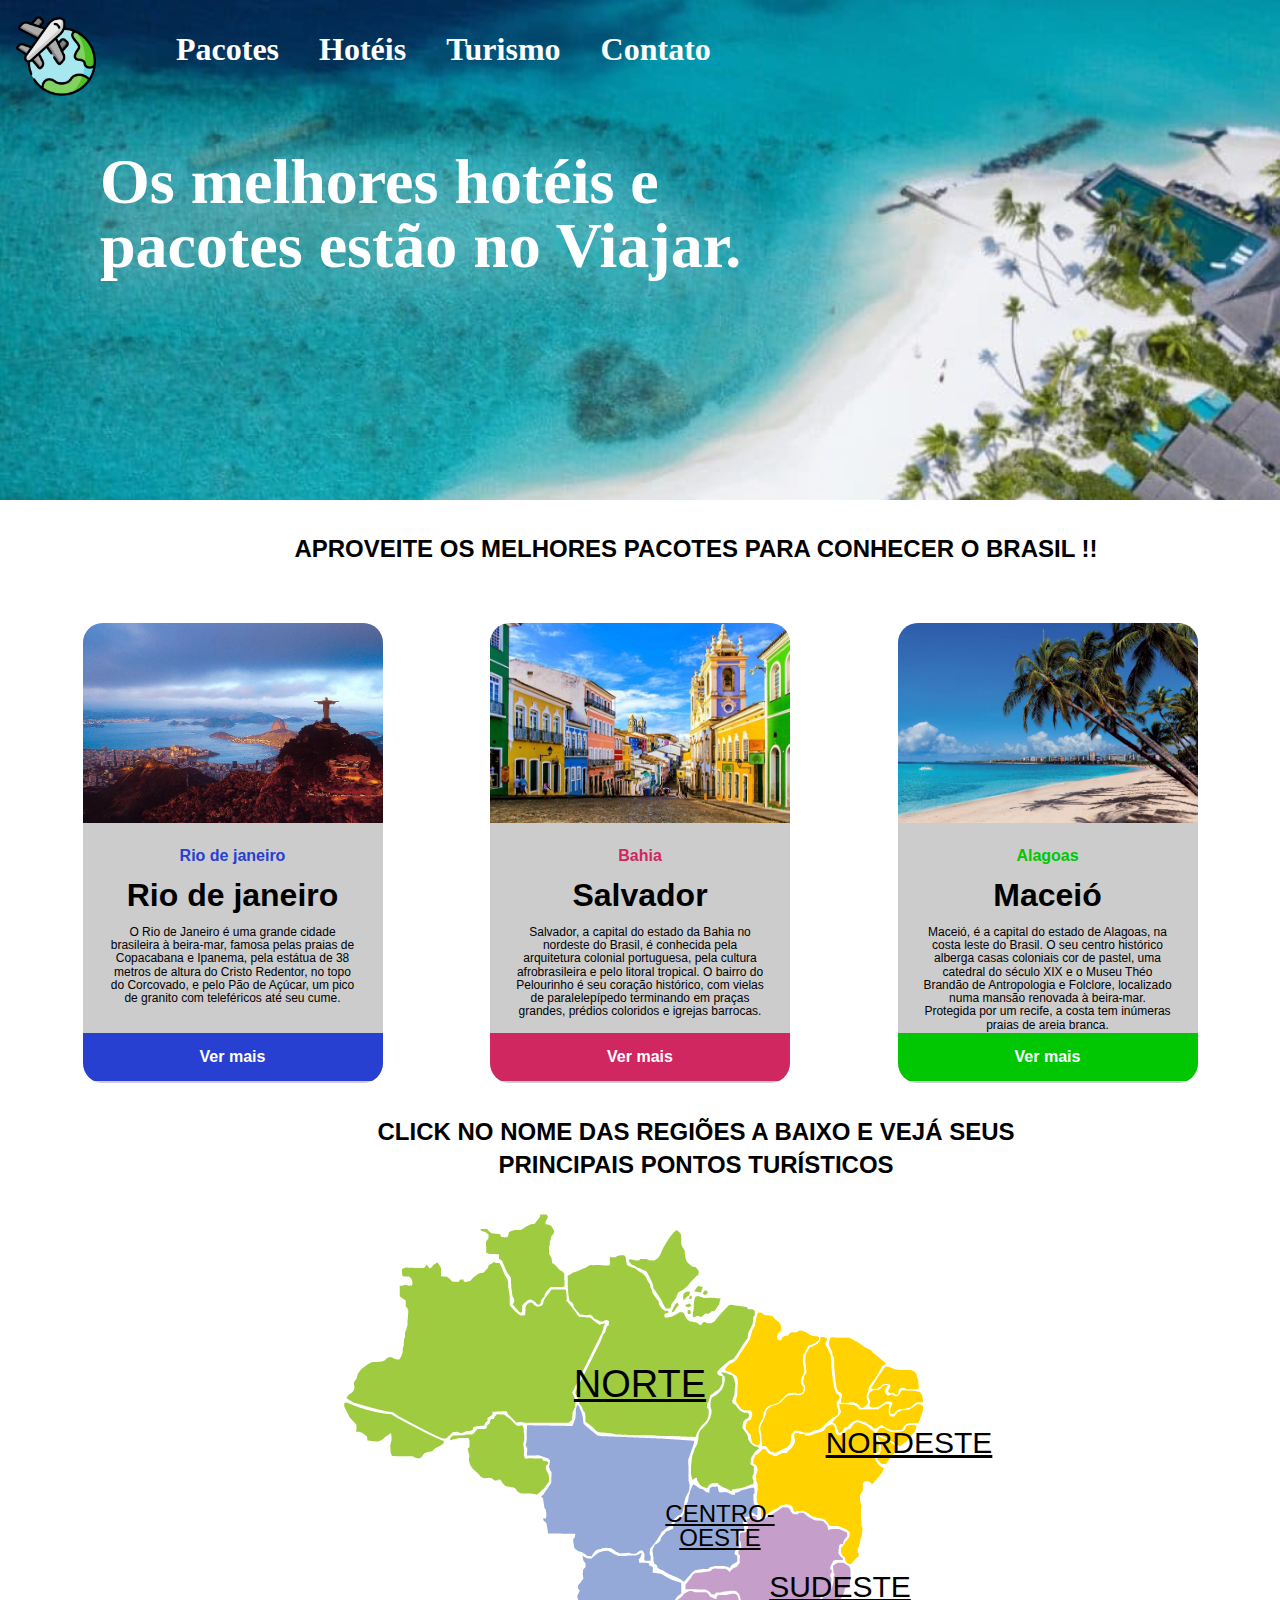
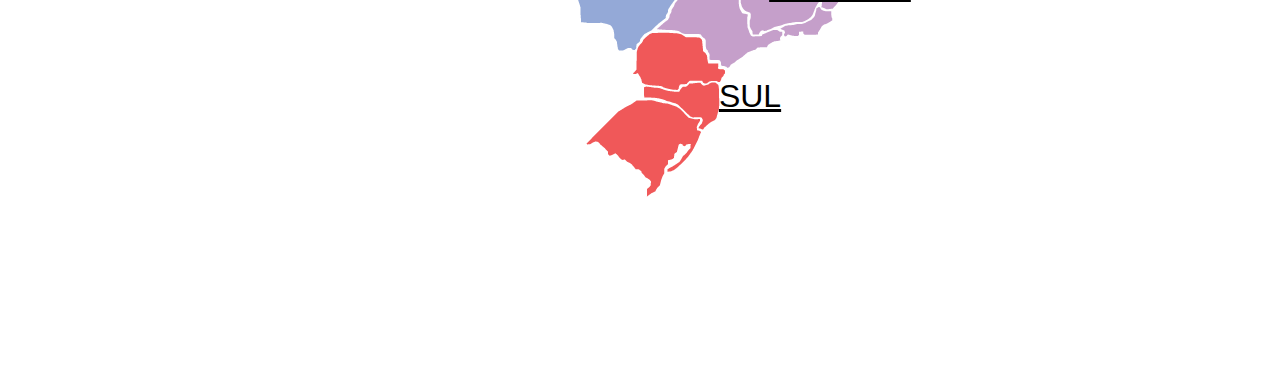
<file: index.html>
<!DOCTYPE html>
<html lang="pt-br">
<head>
    <meta charset="UTF-8">
    <meta name="viewport" content="width=device-width, initial-scale=1.0">
    <title>viajar</title>
    <link rel="stylesheet" href="reset.css">
    <link rel="stylesheet" href="index.css">
    <link rel="icon" type="image/x-icon" href="img/viajando.ico">
</head> 
<body>

    <div class="header">

      <!--menu-->

        <h1 class="tituloPrincipal">
         Os melhores hotéis e  <br> 
         pacotes estão no Viajar.
        </h1>

        <h1 class="tituloPrincipal-2">
          Os melhores  <br>
          hotéis e pacotes <br>
          estão no Viajar.
         </h1>

      <div class="fundo-menu">

          <a href="index.html">
            <img class="logo" src="img/viajando.png"  >
        </a>

        <div class="btn-menu" onclick="aparecer()">

          <div class="linha1"></div>
          <div class="linha2"></div>
          <div class="linha3"></div>

      </div>

      <div class="btn-menu-x" onclick="aparecer()">

        <div class="linha1"></div>
        <div class="linha2"></div>
    </div>

            <div class="menu">

             

              <h1>
              <a  href="#pacotes-brasil"onclick="ocultar()">Pacotes </a>
              <h1> 

              <h1>
              <a href="https://www.hurb.com/br/hotels" target="_blank" onclick="ocultar()">Hotéis </a>
              <h1>  

              <h1>
              <a href="#mapa"onclick="ocultar()">Turismo </a>
              <h1>

              <h1>
              <a href="https://wa.me/1XXXXXXXXXX"onclick="ocultar()">Contato </a>
              <h1>

              </div>
             
            </div>

            <script src="menu.js"></script>
      
       </div>

     <div class="conteiner">

     <div class="subtitulos">
      <h1 id="pacotes-brasil"> Aproveite os melhores pacotes para conhecer o Brasil !!</h1>
     </div>

       <div class="pacotes-nacionais">
        <!-- card1 -->
        <div class="card card1">
            <!--card-header-->
        <div class="card-header">
            <img src="img/img rio de janeiro.jpg" class="card-img">
        </div>
         <!--card-header-->

         <!--card-body-->
         <div class="card-body">
            <h3 class="card-local"> Rio de janeiro </h3>
            <h2 class="card-titulo"> Rio de janeiro </h2>
            <p class="card-texto">
                 O Rio de Janeiro é uma grande cidade brasileira à beira-mar, 
                 famosa pelas praias de Copacabana e Ipanema, pela estátua de
                 38 metros de altura do Cristo Redentor, no topo do Corcovado,
                 e pelo Pão de Açúcar, um pico de granito com teleféricos até
                 seu cume.
            </p>
         </div>
          <!--card-body-->

          <!--card-footer-->
          <div class="card-footer">
            <a href=https://www.hurb.com/br/packages/rio-de-janeiro-rj target="_blank">Ver mais</a>
          </div>
          <!--card-footer-->
        </div>
         <!-- card1 -->

           <!-- card2 -->
        <div class="card card2">
            <!--card-header-->
        <div class="card-header">
            <img src="img/salvador.jpg" class="card-img">
        </div>
         <!--card-header-->

         <!--card-body-->
         <div class="card-body">
            <h3 class="card-local"> Bahia </h3>
            <h2 class="card-titulo"> Salvador </h2>
            <p class="card-texto">
                 Salvador, a capital do estado da Bahia no nordeste do Brasil,
                 é conhecida pela arquitetura colonial portuguesa, pela
                 cultura afrobrasileira e pelo litoral tropical. O bairro
                 do Pelourinho é seu coração histórico, com vielas de
                 paralelepípedo terminando em praças grandes, prédios
                 coloridos e igrejas barrocas.
            </p>
         </div>
          <!--card-body-->

          <!--card-footer-->
          <div class="card-footer">
            <a href=https://www.hurb.com/br/packages/salvador-passagem-aerea-hospedagem/1408557 target="_blank">Ver mais</a>
          </div>
          <!--card-footer-->
        </div>
         <!-- card2 -->

           <!-- card3 -->
        <div class="card card3">
            <!--card-header-->
        <div class="card-header">
            <img src="img/maceió.jpg" class="card-img">
        </div>
         <!--card-header-->

         <!--card-body-->
         <div class="card-body">
            <h3 class="card-local"> Alagoas </h3>
            <h2 class="card-titulo"> Maceió </h2>
            <p class="card-texto">
                 Maceió, é a capital do estado de Alagoas, na costa leste
                 do Brasil. O seu centro histórico alberga casas coloniais
                 cor de pastel, uma catedral do século XIX e o Museu Théo
                 Brandão de Antropologia e Folclore, localizado numa mansão
                 renovada à beira-mar. Protegida por um recife, a costa tem 
                 inúmeras praias de areia branca.
            </p>
         </div>
          <!--card-body-->

          <!--card-footer-->
          <div class="card-footer">
            <a href="https://www.hurb.com/br/packages/maceio" target="_blank">
              Ver mais</a>
          </div>
          <!--card-footer-->
        </div>
         <!-- card3 -->
       </div>

       <!--pontos-->

        <div id="mapa">  

       <div class="subtitulos"> <h1 class="sub-txt1"> Click no nome das regiões a baixo e vejá seus <br> principais pontos turísticos</h1> </div>
       <div class="subtitulos"><h1 class="sub-txt2"> Click no nome das regiões a baixo e vejá seus principais pontos turísticos</h1> </div>

       <div class="mapa-bra"> <img src="img/mapa-1.png"> </div>

       <!--regioes-->

       <div class="regioes"></div>
       
       <div class="sul"><a href="Sul.html"> Sul </a></div>

       <div class="sudeste"> <a href="sudeste.html"> Sudeste </a> </div>

       <div class="centro-oeste"> <a href="centro-oeste.html"> Centro- <br> oeste </a> </div>

       <div class="norte"><a href="norte.html"> Norte </a> </div>

       <div class="nordeste"><a href="nordeste.html"> Nordeste </a>  </div>

        </div>

      </div>

     </div>
</body>
</html>
</file>
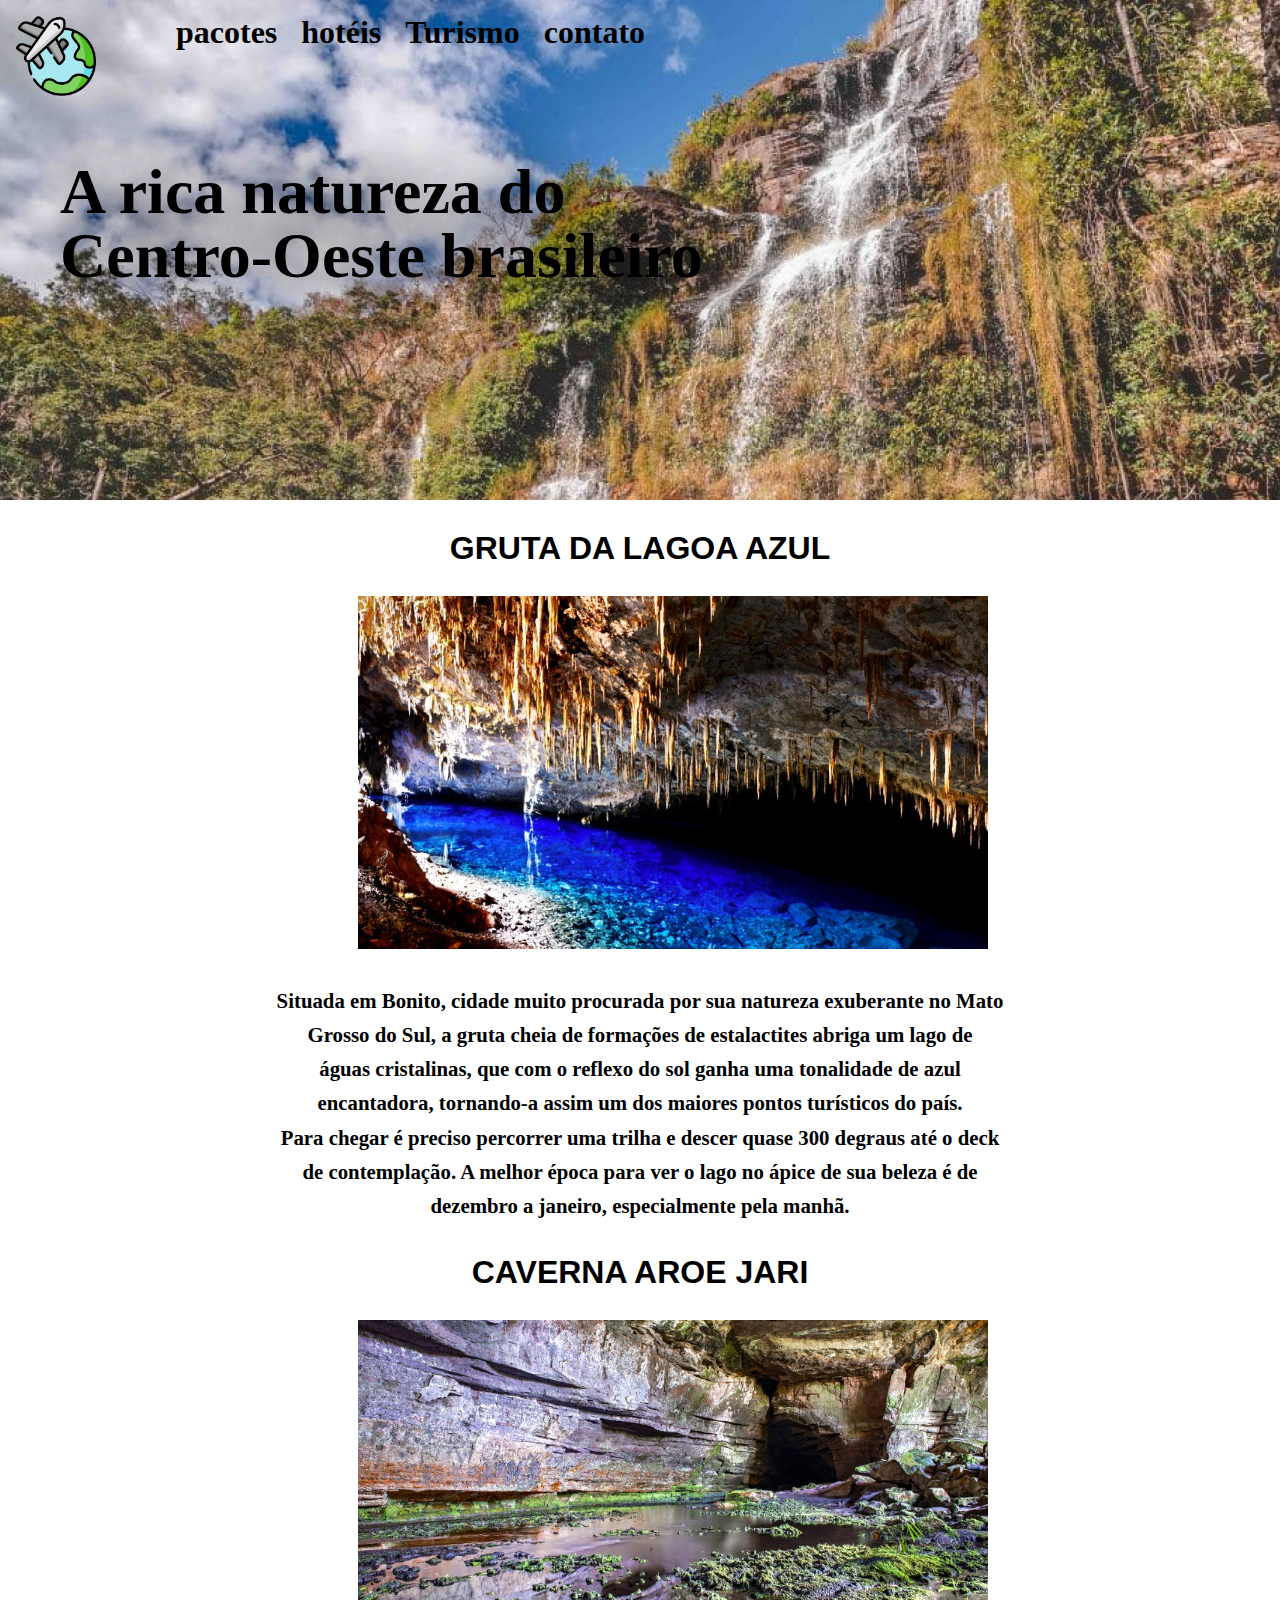
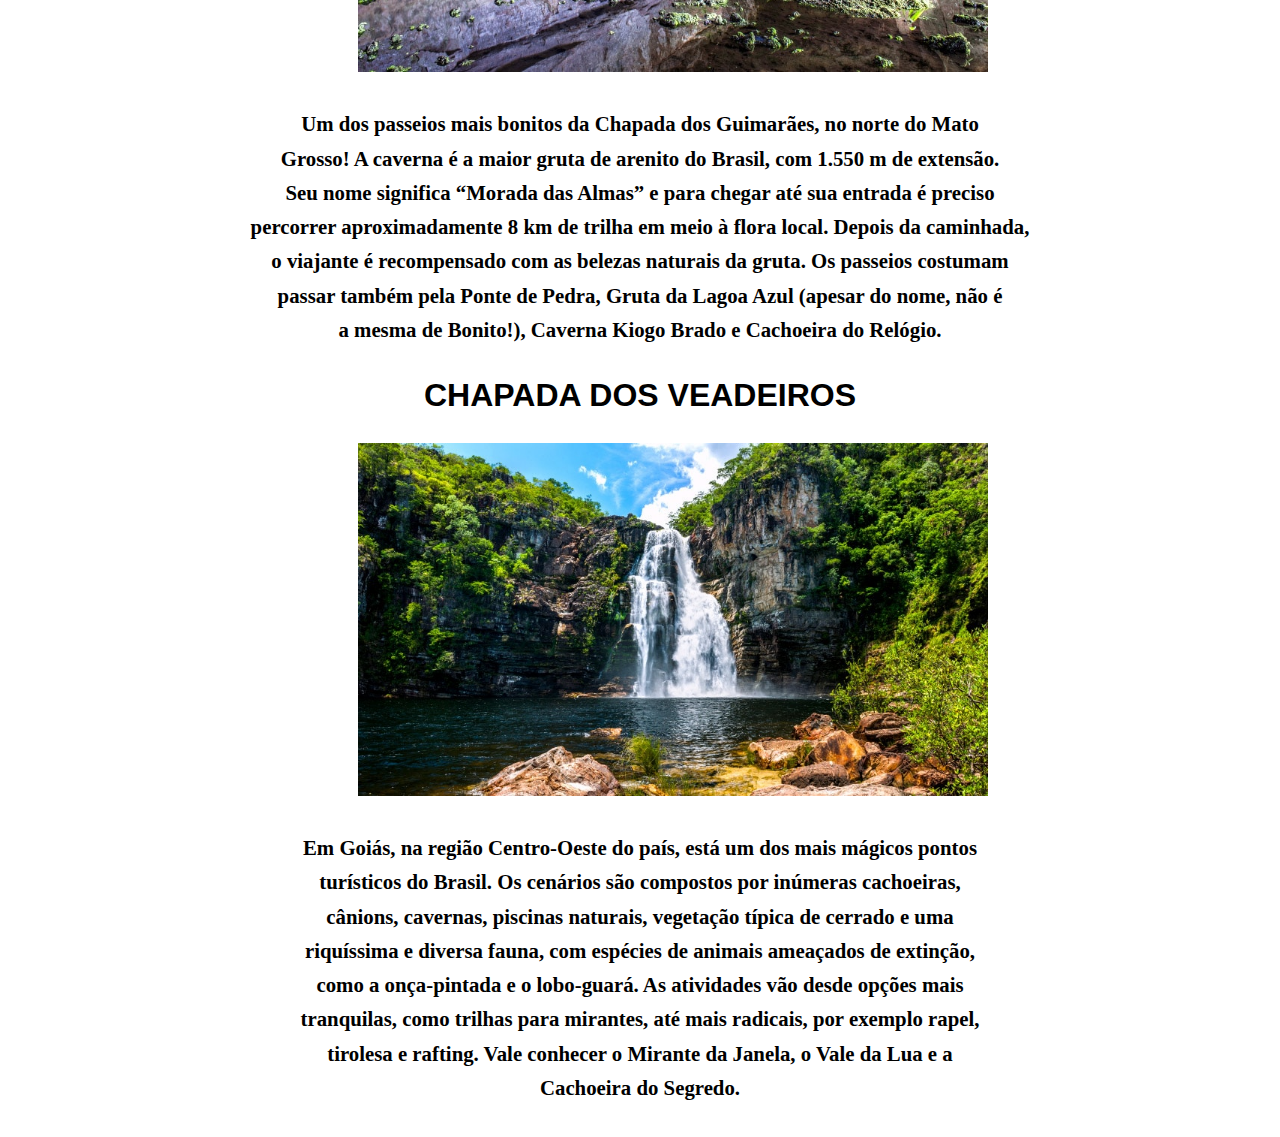
<file: centro-oeste.html>
<!DOCTYPE html>
<html lang="pt-br">
<head>
    <meta charset="UTF-8">
    <meta name="viewport" content="width=device-width, initial-scale=1.0">
    <link rel="icon" type="image/x-icon" href="img/viajando.ico">
    <link rel="stylesheet" href="reset.css">
    <link rel="stylesheet" href="centro-oeste.css">

    <title>Centro-Oeste</title>

</head>
<body>

    <div class="header">

        <a href="index.html">
          <img class="logo" src="img/viajando.png"  >
      </a>

      <div class="btn-menu" onclick="aparecer()">

        <div class="linha1"></div>
        <div class="linha2"></div>
        <div class="linha3"></div>

    </div>

    <div class="btn-menu-x" onclick="aparecer()">

      <div class="linha1"></div>
      <div class="linha2"></div>
  </div>

        <div class="menu">

            <h1>
                <a href="https://www.hurb.com/br/destinations/centro-oeste" target="_blank" onclick="ocultar()"> pacotes </a>
              </h1>
              
              <h1>
                <a href="https://www.hurb.com/br/hotels/centro-oeste" target="_blank" onclick="ocultar()"> hotéis </a>
              </h1>
  
              <h1>
                <a href="#lugares" onclick="ocultar()"> Turismo </a>
               </h1>
  
               <h1> 
                <a class="contato" href="https://wa.me/1XXXXXXXXXX" target="_blank" onclick="ocultar()"> contato </a>
                </h1>

        </div>

      <h1 class="tituloPrincipal">
        A rica natureza do <br>
        Centro-Oeste brasileiro
      </h1>

      <h1 class="tituloPrincipal-2">

        A rica natureza  <br>
        do Centro-Oeste  <br>
        brasileiro

      </h1>

    </div>

    <script src="menu.js"></script>

        <div class="conteiner">  

            <!--lugares-->

            <div id="lugares">

              <div class="subtitulos">
              <h1>Gruta da Lagoa Azul</h1>
              </div>

              <div> <img src="img/gruta-da-lagoa-azul_mato-grosso-do-sul_zarpo.jpg"></div>

             <h2>
                Situada em Bonito, cidade muito procurada por sua natureza exuberante no Mato <br>
                Grosso do Sul, a gruta cheia de formações de estalactites abriga um lago de <br>
                águas cristalinas, que com o reflexo do sol ganha uma tonalidade de azul <br>
                encantadora, tornando-a assim um dos maiores pontos turísticos do país. <br>
                Para chegar é preciso percorrer uma trilha e descer quase 300 degraus até o deck <br>
                de contemplação. A melhor época para ver o lago no ápice de sua beleza é de <br>
                dezembro a janeiro, especialmente pela manhã.</h2>
     
              <div class="subtitulos">
              <h1>Caverna Aroe Jari</h1>
              </div>

             <div> <img src="img/caverna-aroe-jari_mato-grosso_zarpo.jpg"></div>

             <h2> 
                Um dos passeios mais bonitos da Chapada dos Guimarães, no norte do Mato <br>
                Grosso! A caverna é a maior gruta de arenito do Brasil, com 1.550 m de extensão. <br>
                Seu nome significa “Morada das Almas” e para chegar até sua entrada é preciso <br>
                percorrer aproximadamente 8 km de trilha em meio à flora local. Depois da caminhada, <br>
                o viajante é recompensado com as belezas naturais da gruta. Os passeios costumam <br>
                passar também pela Ponte de Pedra, Gruta da Lagoa Azul (apesar do nome, não é <br>
                a mesma de Bonito!), Caverna Kiogo Brado e Cachoeira do Relógio.</h2>

              <div class="subtitulos">
              <h1>Chapada dos Veadeiros</h1>
              </div>

             <div> <img src="img/chapada-dos-veadeiros_goias_zarpo.jpg"></div>

              
             <h2> 
                Em Goiás, na região Centro-Oeste do país, está um dos mais mágicos pontos <br>
                turísticos do Brasil. Os cenários são compostos por inúmeras cachoeiras, <br>
                cânions, cavernas, piscinas naturais, vegetação típica de cerrado e uma <br>
                riquíssima e diversa fauna, com espécies de animais ameaçados de extinção, <br>
                como a onça-pintada e o lobo-guará. As atividades vão desde opções mais <br>
                tranquilas, como trilhas para mirantes, até mais radicais, por exemplo rapel, <br>
                tirolesa e rafting. Vale conhecer o Mirante da Janela, o Vale da Lua e a <br>
                Cachoeira do Segredo.</h2>

            </div>

            
         </div>
    
</body>
</html>
</file>
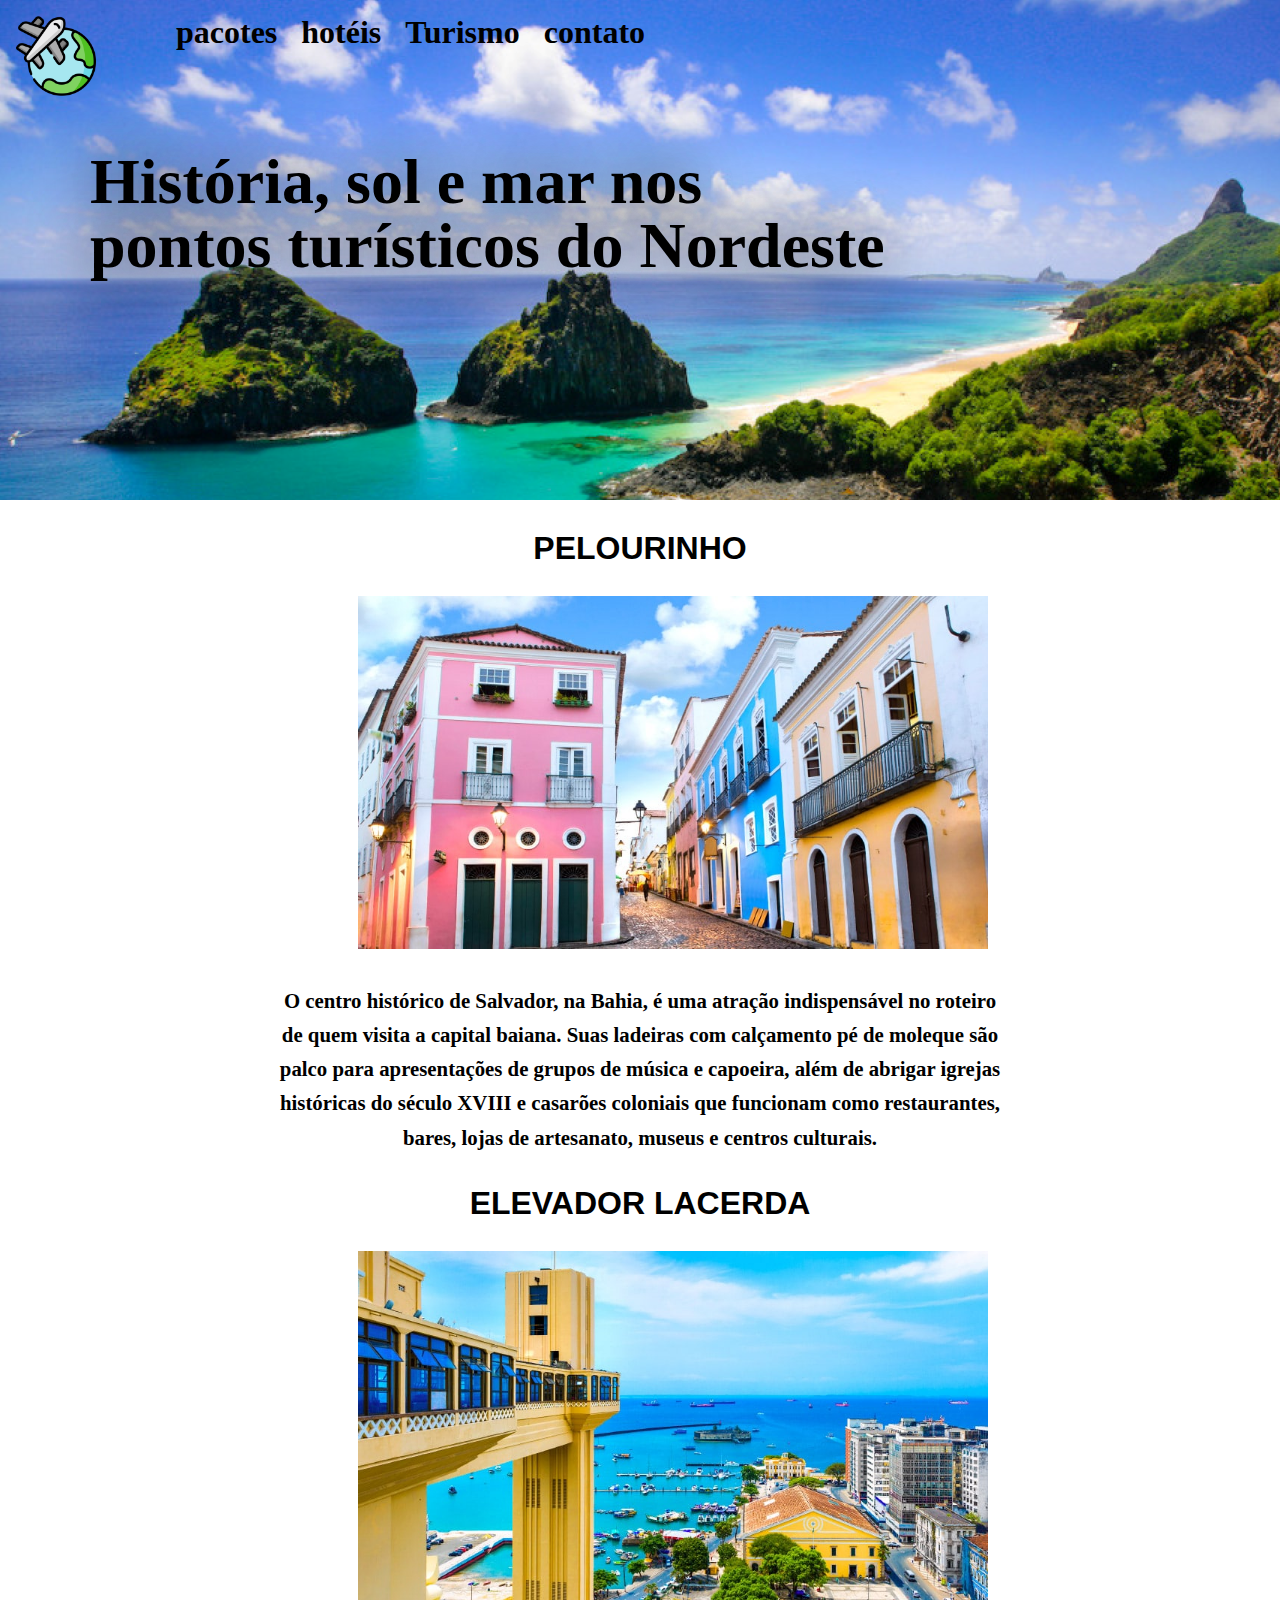
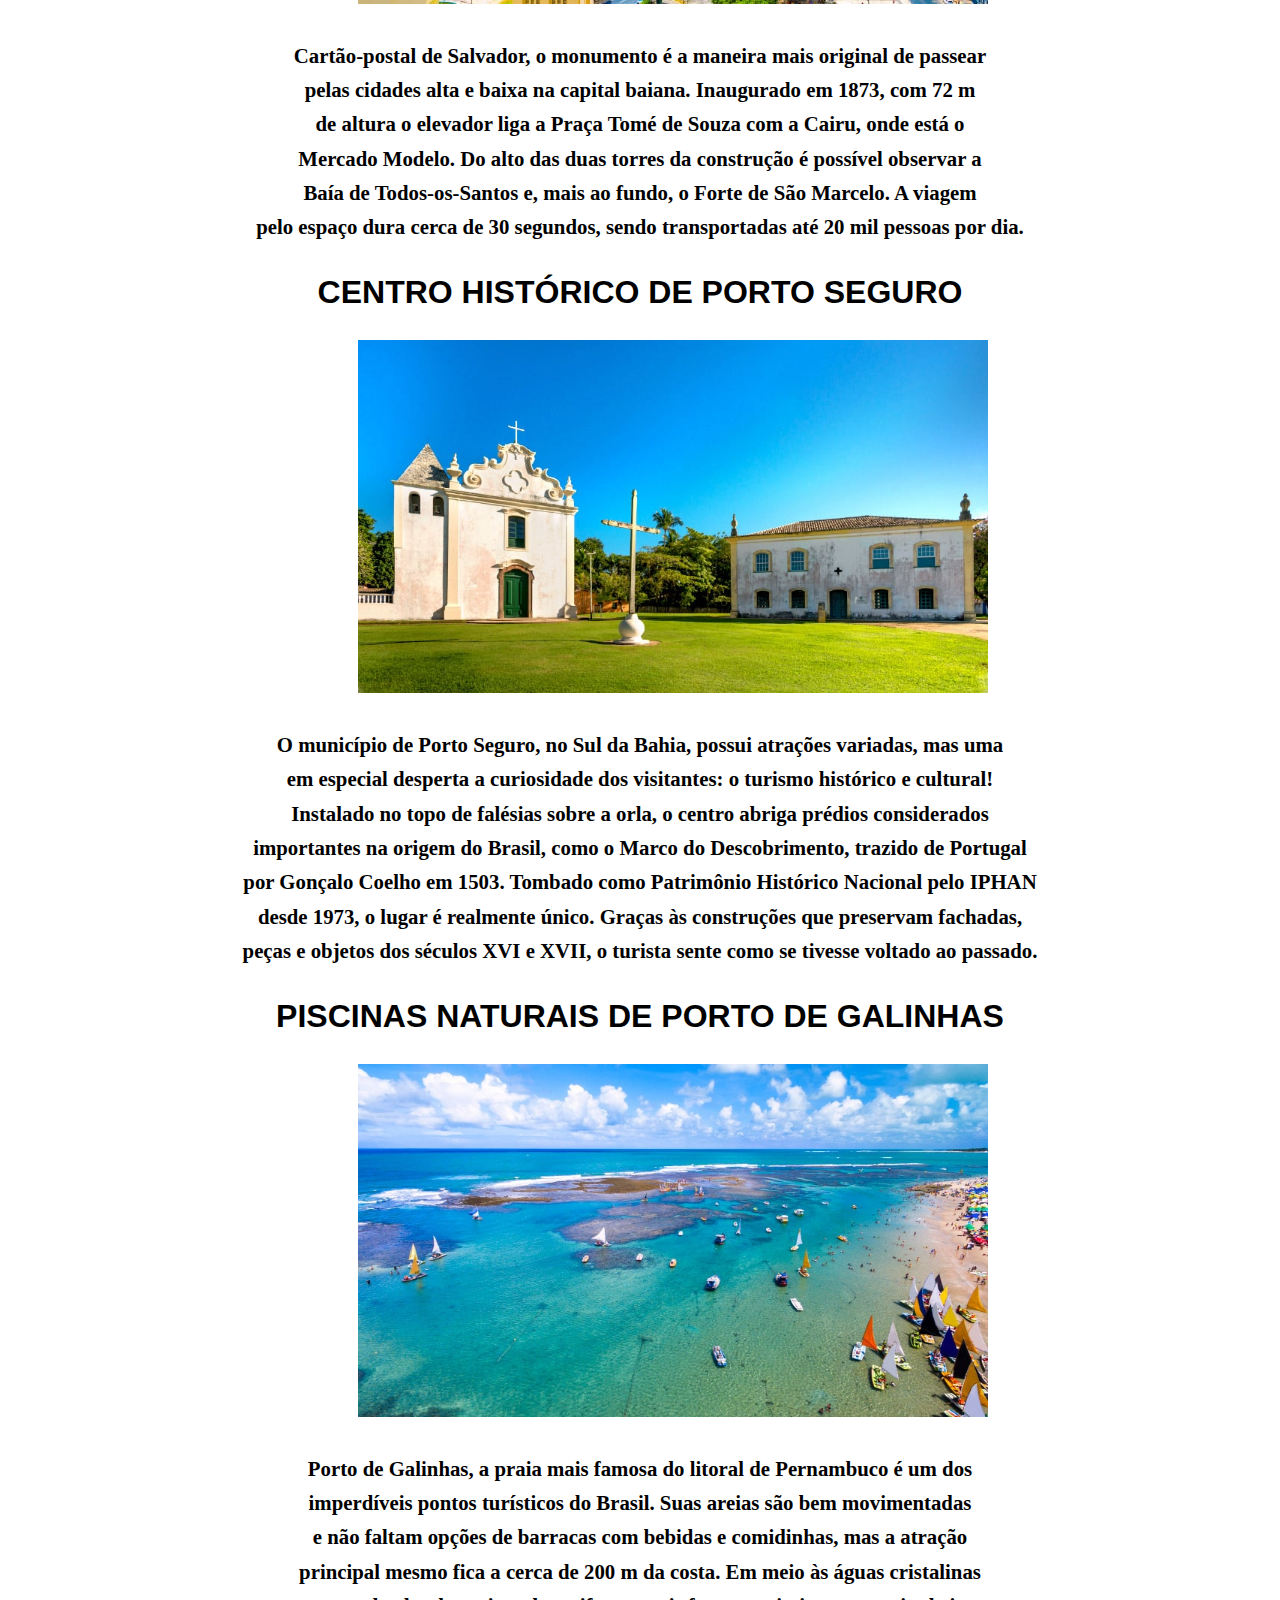
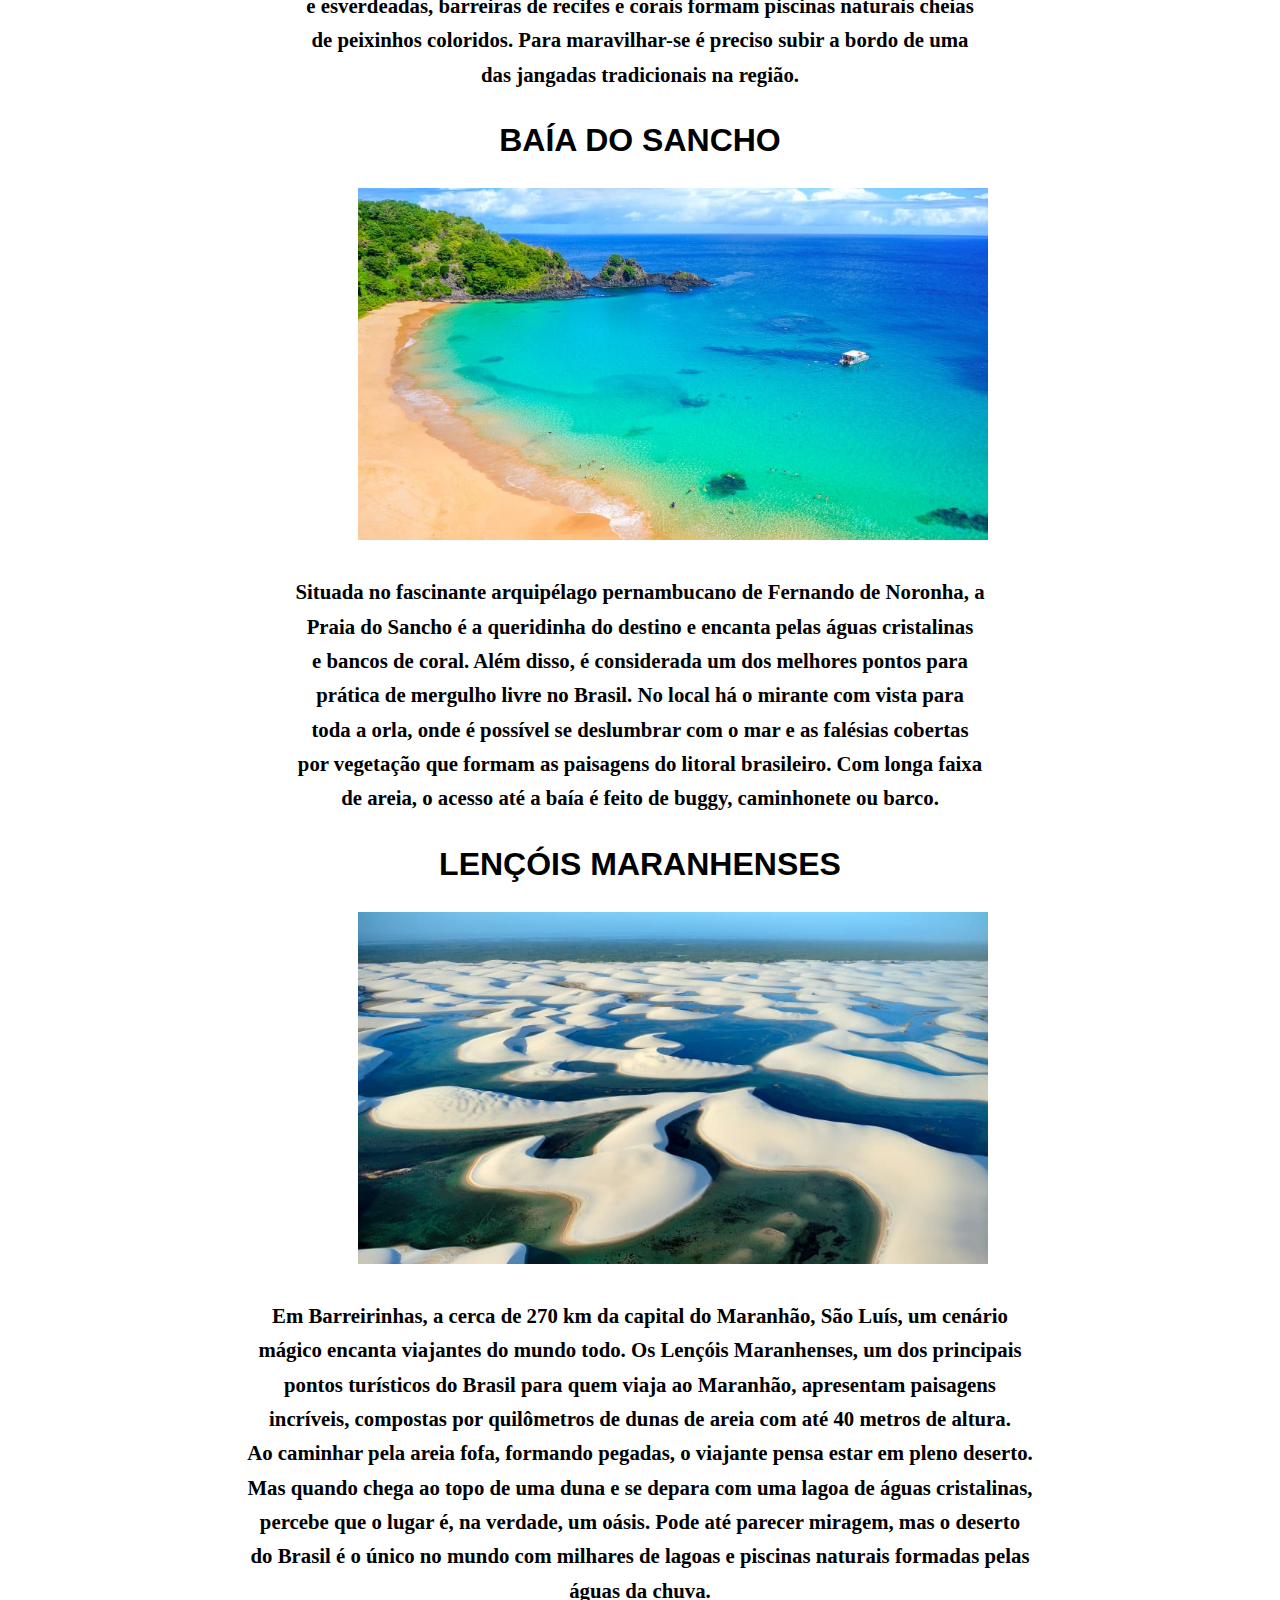
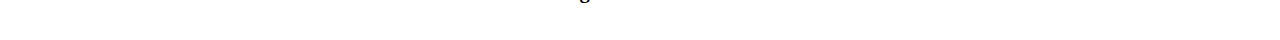
<file: nordeste.html>
<!DOCTYPE html>
<html lang="pt-br">
<head>
    <meta charset="UTF-8">
    <meta name="viewport" content="width=device-width, initial-scale=1.0">
    <link rel="icon" type="image/x-icon" href="img/viajando.ico">
    <link rel="stylesheet" href="reset.css">
    <link rel="stylesheet" href="nordeste.css">
    <title>Nordeste</title>
</head>
<body>

    <div class="header">

        <a href="index.html">
          <img class="logo" src="img/viajando.png"  >
      </a>

      <div class="btn-menu" onclick="aparecer()">

        <div class="linha1"></div>
        <div class="linha2"></div>
        <div class="linha3"></div>

    </div>

    <div class="btn-menu-x" onclick="aparecer()">

      <div class="linha1"></div>
      <div class="linha2"></div>
  </div>

        <div class="menu">

            <h1>
                <a href="https://www.hurb.com/br/packages/nordeste" target="_blank" onclick="ocultar()"> pacotes </a>
              </h1>
              
              <h1>
                <a href="https://www.hurb.com/br/special-offers/hoteis-no-nordeste" target="_blank" onclick="ocultar()"> hotéis </a>
              </h1>
  
              <h1>
                <a href="#lugares" onclick="ocultar()"> Turismo </a>
               </h1>
  
               <h1> 
                <a class="contato" href="https://wa.me/1XXXXXXXXXX" target="_blank" onclick="ocultar()"> contato </a>
                </h1>

        </div>

        <script src="menu.js"></script>

      <h1 class="tituloPrincipal">
        História, sol e mar nos <br>
        pontos turísticos do Nordeste
      </h1>

      <h1 class="tituloPrincipal-2">
        História, sol e <br>
        mar nos pontos <br>
        turísticos do Nordeste
      </h1>

    </div>

        <div class="conteiner">  

            <!--lugares-->

            <div id="lugares">

              <div class="subtitulos">
              <h1>Pelourinho</h1>
              </div>

              <div> <img src="img/pelourinho_bahia_zarpo.jpg"></div>

             <h2>
                O centro histórico de Salvador, na Bahia, é uma atração indispensável no roteiro <br>
                de quem visita a capital baiana. Suas ladeiras com calçamento pé de moleque são <br>
                palco para apresentações de grupos de música e capoeira, além de abrigar igrejas <br>
                históricas do século XVIII e casarões coloniais que funcionam como restaurantes, <br>
                bares, lojas de artesanato, museus e centros culturais.</h2>
     
              <div class="subtitulos">
              <h1>Elevador Lacerda</h1>
              </div>

             <div> <img src="img/elevador-lacerda_bahia_zarpo.jpg"></div>

             <h2> 
                Cartão-postal de Salvador, o monumento é a maneira mais original de passear <br>
                pelas cidades alta e baixa na capital baiana. Inaugurado em 1873, com 72 m <br>
                de altura o elevador liga a Praça Tomé de Souza com a Cairu, onde está o <br>
                Mercado Modelo. Do alto das duas torres da construção é possível observar a <br>
                Baía de Todos-os-Santos e, mais ao fundo, o Forte de São Marcelo. A viagem <br>
                pelo espaço dura cerca de 30 segundos, sendo transportadas até 20 mil pessoas por dia. </h2>

              <div class="subtitulos">
              <h1>Centro Histórico de Porto Seguro</h1>
              </div>

             <div> <img src="img/centro-historico-de-porto-seguro_bahia_zarpo.jpg"></div>

              
             <h2> 
                O município de Porto Seguro, no Sul da Bahia, possui atrações variadas, mas uma <br>
                em especial desperta a curiosidade dos visitantes: o turismo histórico e cultural! <br>
                Instalado no topo de falésias sobre a orla, o centro abriga prédios considerados <br>
                importantes na origem do Brasil, como o Marco do Descobrimento, trazido de Portugal <br>
                por Gonçalo Coelho em 1503. Tombado como Patrimônio Histórico Nacional pelo IPHAN <br>
                desde 1973, o lugar é realmente único. Graças às construções que preservam fachadas, <br>
                peças e objetos dos séculos XVI e XVII, o turista sente como se tivesse voltado ao passado.</h2>

              <div class="subtitulos">
              <h1>Piscinas naturais de Porto de Galinhas</h1>
              </div>

             <div> <img src="img/maragogi_alagoas_zarpo.jpg"></div>
              
              <h2>
                Porto de Galinhas, a praia mais famosa do litoral de Pernambuco é um dos <br>
                imperdíveis pontos turísticos do Brasil. Suas areias são bem movimentadas <br>
                e não faltam opções de barracas com bebidas e comidinhas, mas a atração <br>
                principal mesmo fica a cerca de 200 m da costa. Em meio às águas cristalinas <br>
                e esverdeadas, barreiras de recifes e corais formam piscinas naturais cheias <br>
                de peixinhos coloridos. Para maravilhar-se é preciso subir a bordo de uma <br>
                das jangadas tradicionais na região.</h2>

              <div class="subtitulos">
              <h1>Baía do Sancho</h1>
              </div>

              <div> <img src="img/baia-do-sancho_pernambuco_zarpo.jpg"></div>

              <h2> 
                Situada no fascinante arquipélago pernambucano de Fernando de Noronha, a <br>
                Praia do Sancho é a queridinha do destino e encanta pelas águas cristalinas <br>
                e bancos de coral. Além disso, é considerada um dos melhores pontos para <br>
                prática de mergulho livre no Brasil. No local há o mirante com vista para <br>
                toda a orla, onde é possível se deslumbrar com o mar e as falésias cobertas <br>
                por vegetação que formam as paisagens do litoral brasileiro. Com longa faixa <br>
                de areia, o acesso até a baía é feito de buggy, caminhonete ou barco. </h2>

             <div class="subtitulos">
             <h1>Lençóis Maranhenses</h1>
             </div>
      
             <div> <img src="img/lencois-maranhenses_zarpo.jpg"></div>
      
             <h2> 
             Em Barreirinhas, a cerca de 270 km da capital do Maranhão, São Luís, um cenário <br>
             mágico encanta viajantes do mundo todo. Os Lençóis Maranhenses, um dos principais <br>
             pontos turísticos do Brasil para quem viaja ao Maranhão, apresentam paisagens <br>
             incríveis, compostas por quilômetros de dunas de areia com até 40 metros de altura. <br>
             Ao caminhar pela areia fofa, formando pegadas, o viajante pensa estar em pleno deserto. <br>
             Mas quando chega ao topo de uma duna e se depara com uma lagoa de águas cristalinas, <br>
             percebe que o lugar é, na verdade, um oásis. Pode até parecer miragem, mas o deserto <br>
             do Brasil é o único no mundo com milhares de lagoas e piscinas naturais formadas pelas <br>
             águas da chuva. </h2>

            </div>

                       
             
         </div>
    
</body>
</html>
</file>
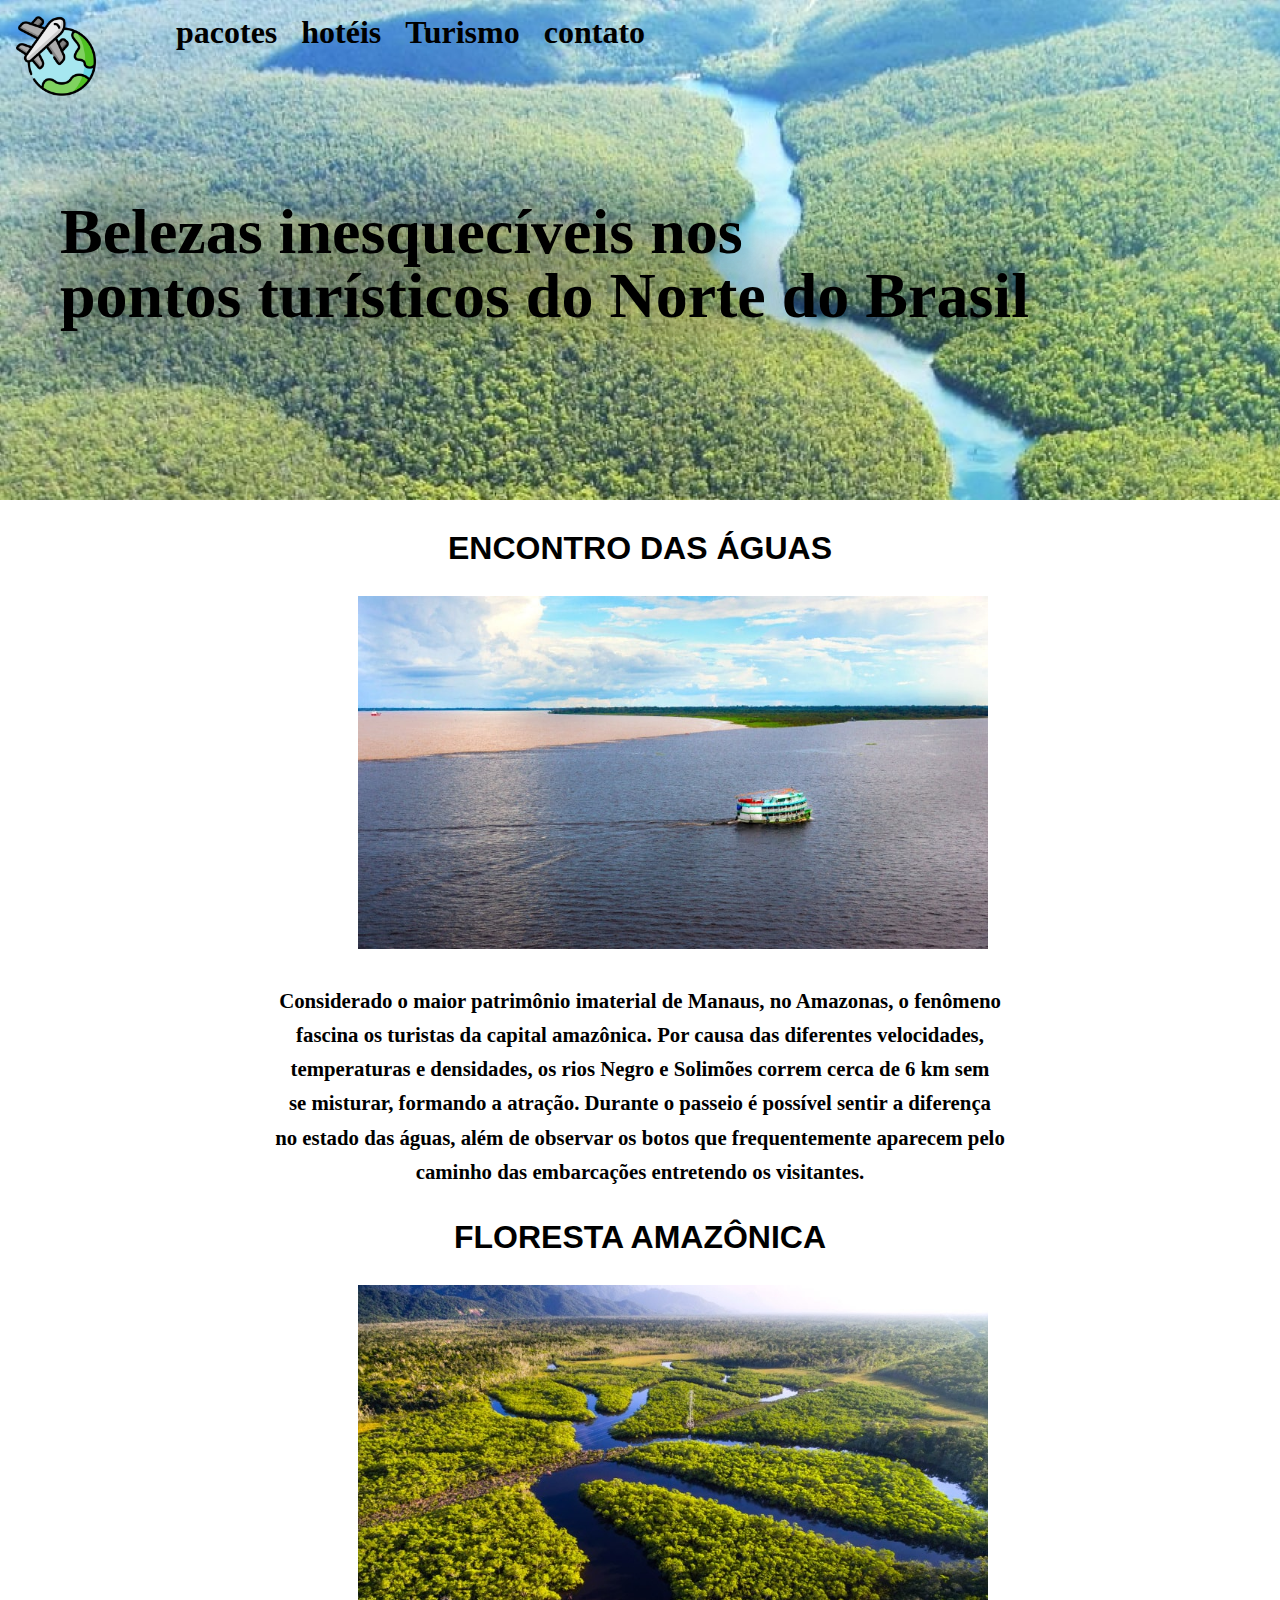
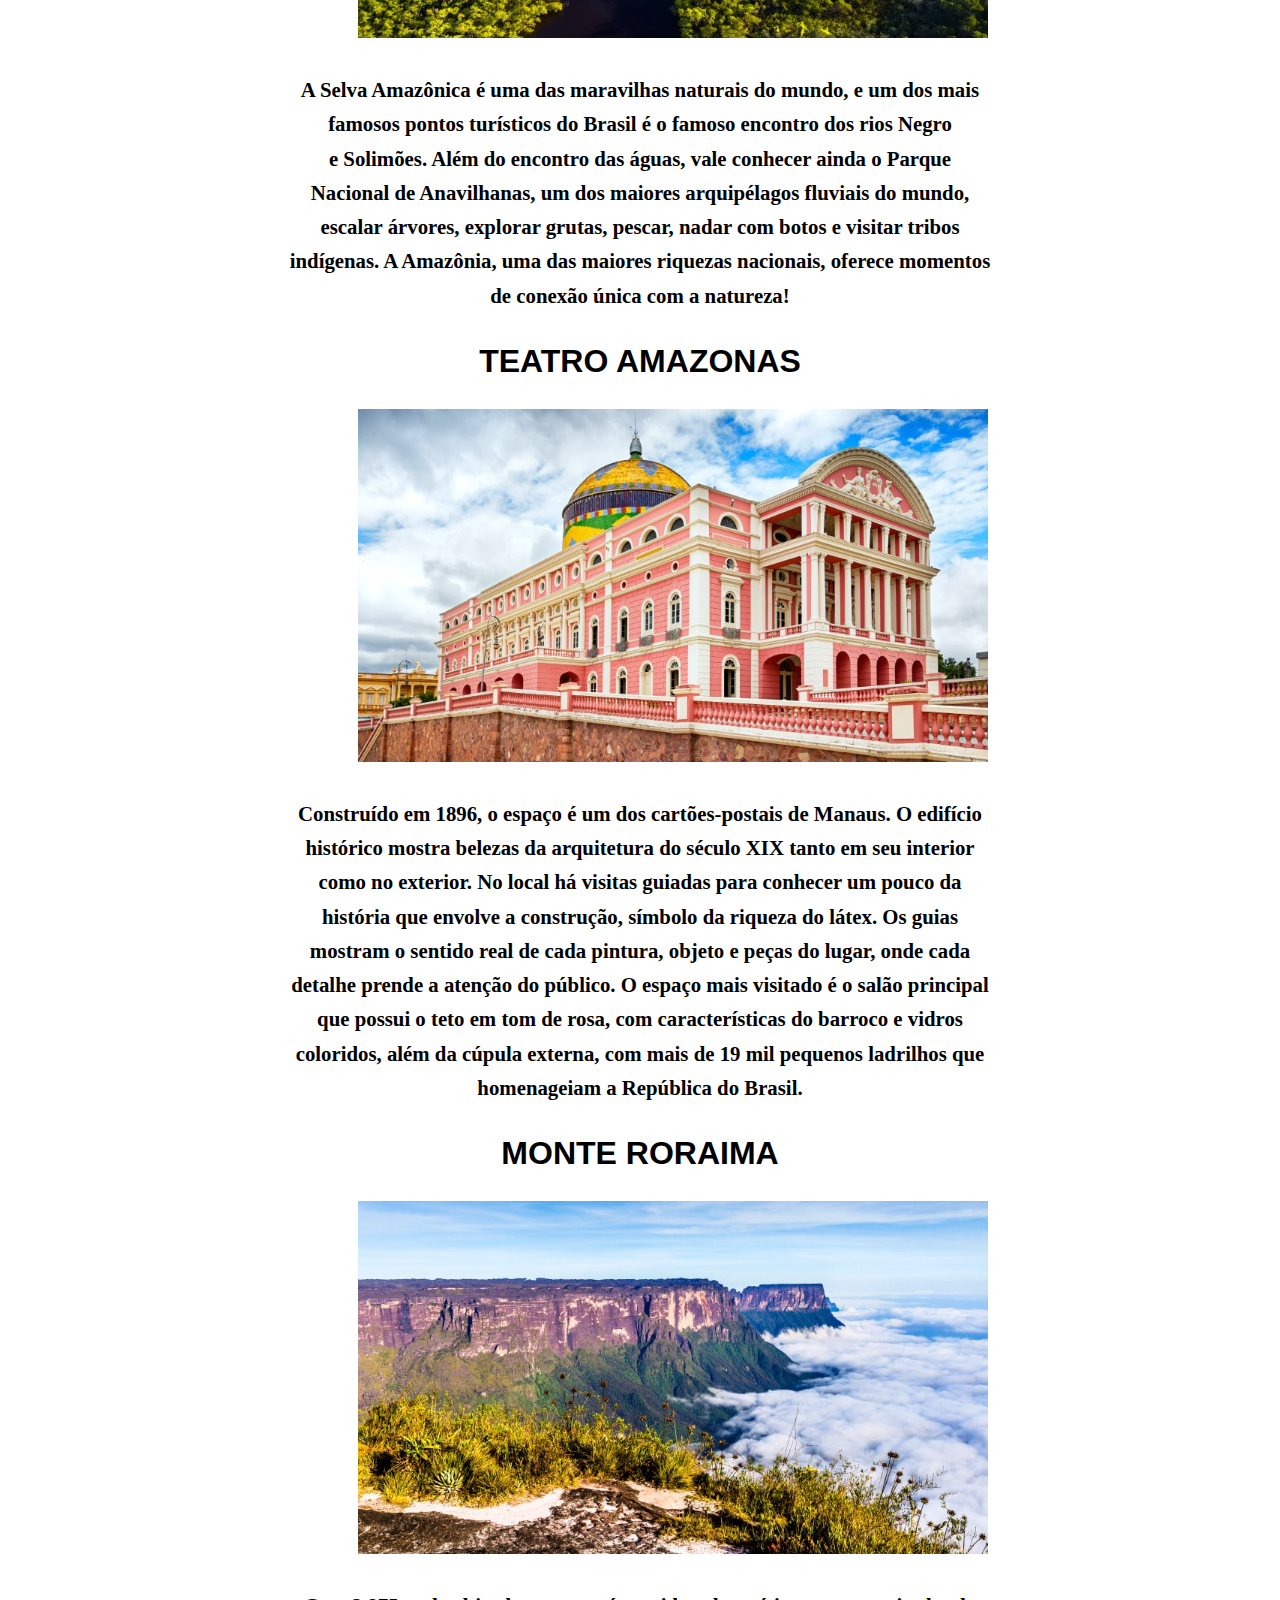
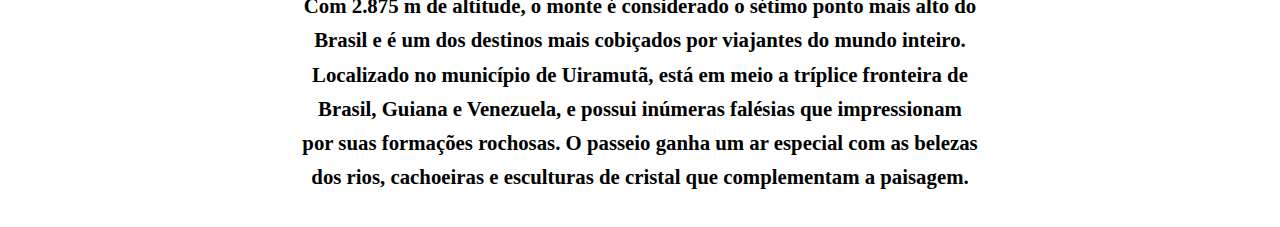
<file: norte.html>
<!DOCTYPE html>
<html lang="pt-br">
<head>
    <meta charset="UTF-8">
    <meta name="viewport" content="width=device-width, initial-scale=1.0">
    <link rel="icon" type="image/x-icon" href="img/viajando.ico">
    <link rel="stylesheet" href="reset.css">
    <link rel="stylesheet" href="norte.css">
    <title>Norte</title>
</head>
<body>

    <div class="header">

        <a href="index.html">
          <img class="logo" src="img/viajando.png"  >
      </a>

      <div class="btn-menu" onclick="aparecer()">

        <div class="linha1"></div>
        <div class="linha2"></div>
        <div class="linha3"></div>

    </div>

    <div class="btn-menu-x" onclick="aparecer()">

      <div class="linha1"></div>
      <div class="linha2"></div>
  </div>

        <div class="menu">

            <h1>
                <a href="https://www.hurb.com/br/packages/amazonas" target="_blank" onclick="ocultar()"> pacotes </a>
              </h1>
              
              <h1>
                <a href="https://www.hurb.com/br/hotels" target="_blank" onclick="ocultar()"> hotéis </a>
              </h1>
  
              <h1>
                <a href="#lugares" onclick="ocultar()"> Turismo </a>
               </h1>
  
               <h1> 
                <a class="contato" href="https://wa.me/1XXXXXXXXXX" target="_blank" onclick="ocultar()"> contato </a>
                </h1>

        </div>

        <script src="menu.js"></script>

      <h1 class="tituloPrincipal">
        Belezas inesquecíveis nos <br>
        pontos turísticos do Norte do Brasil
      </h1>

      <h1 class="tituloPrincipal-2">
        Belezas inesquecíveis <br>
        nos pontos turísticos <br>
        do Norte do Brasil
      </h1>

    </div>

        <div class="conteiner">  

            <!--lugares-->

            <div id="lugares">

              <div class="subtitulos">
              <h1>Encontro das Águas</h1>
              </div>

              <div> <img src="img/encontro-das-aguas_amazonia_zarpo.jpg"></div>

             <h2>
                Considerado o maior patrimônio imaterial de Manaus, no Amazonas, o fenômeno <br>
                fascina os turistas da capital amazônica. Por causa das diferentes velocidades, <br>
                temperaturas e densidades, os rios Negro e Solimões correm cerca de 6 km sem <br>
                se misturar, formando a atração. Durante o passeio é possível sentir a diferença <br>
                no estado das águas, além de observar os botos que frequentemente aparecem pelo <br>
                caminho das embarcações entretendo os visitantes.</h2>
     
              <div class="subtitulos">
              <h1>Floresta Amazônica</h1>
              </div>

             <div> <img src="img/amazonia_zarpo.jpg"></div>

             <h2> 
                A Selva Amazônica é uma das maravilhas naturais do mundo, e um dos mais <br>
                famosos pontos turísticos do Brasil é o famoso encontro dos rios Negro <br>
                e Solimões. Além do encontro das águas, vale conhecer ainda o Parque <br>
                Nacional de Anavilhanas, um dos maiores arquipélagos fluviais do mundo, <br>
                escalar árvores, explorar grutas, pescar, nadar com botos e visitar tribos <br>
                indígenas. A Amazônia, uma das maiores riquezas nacionais, oferece momentos <br>
                de conexão única com a natureza! </h2>

              <div class="subtitulos">
              <h1>Teatro Amazonas</h1>
              </div>

             <div> <img src="img/teatro-amazonas_amazonas_zarpo.jpg"></div>

              
             <h2> 
                Construído em 1896, o espaço é um dos cartões-postais de Manaus. O edifício <br>
                histórico mostra belezas da arquitetura do século XIX tanto em seu interior <br>
                como no exterior. No local há visitas guiadas para conhecer um pouco da <br>
                história que envolve a construção, símbolo da riqueza do látex. Os guias <br>
                mostram o sentido real de cada pintura, objeto e peças do lugar, onde cada <br>
                detalhe prende a atenção do público. O espaço mais visitado é o salão principal <br>
                que possui o teto em tom de rosa, com características do barroco e vidros <br>
                coloridos, além da cúpula externa, com mais de 19 mil pequenos ladrilhos que <br>
                homenageiam a República do Brasil.</h2>

              <div class="subtitulos">
              <h1>Monte Roraima</h1>
              </div>

             <div> <img src="img/monte-roraima_roraima_zarpo.jpg"></div>
              
              <h2>
                Com 2.875 m de altitude, o monte é considerado o sétimo ponto mais alto do <br>
                Brasil e é um dos destinos mais cobiçados por viajantes do mundo inteiro. <br>
                Localizado no município de Uiramutã, está em meio a tríplice fronteira de <br>
                Brasil, Guiana e Venezuela, e possui inúmeras falésias que impressionam <br>
                por suas formações rochosas. O passeio ganha um ar especial com as belezas <br>
                dos rios, cachoeiras e esculturas de cristal que complementam a paisagem.</h2>

            </div>

             
         </div>
    
</body>
</html>
</file>
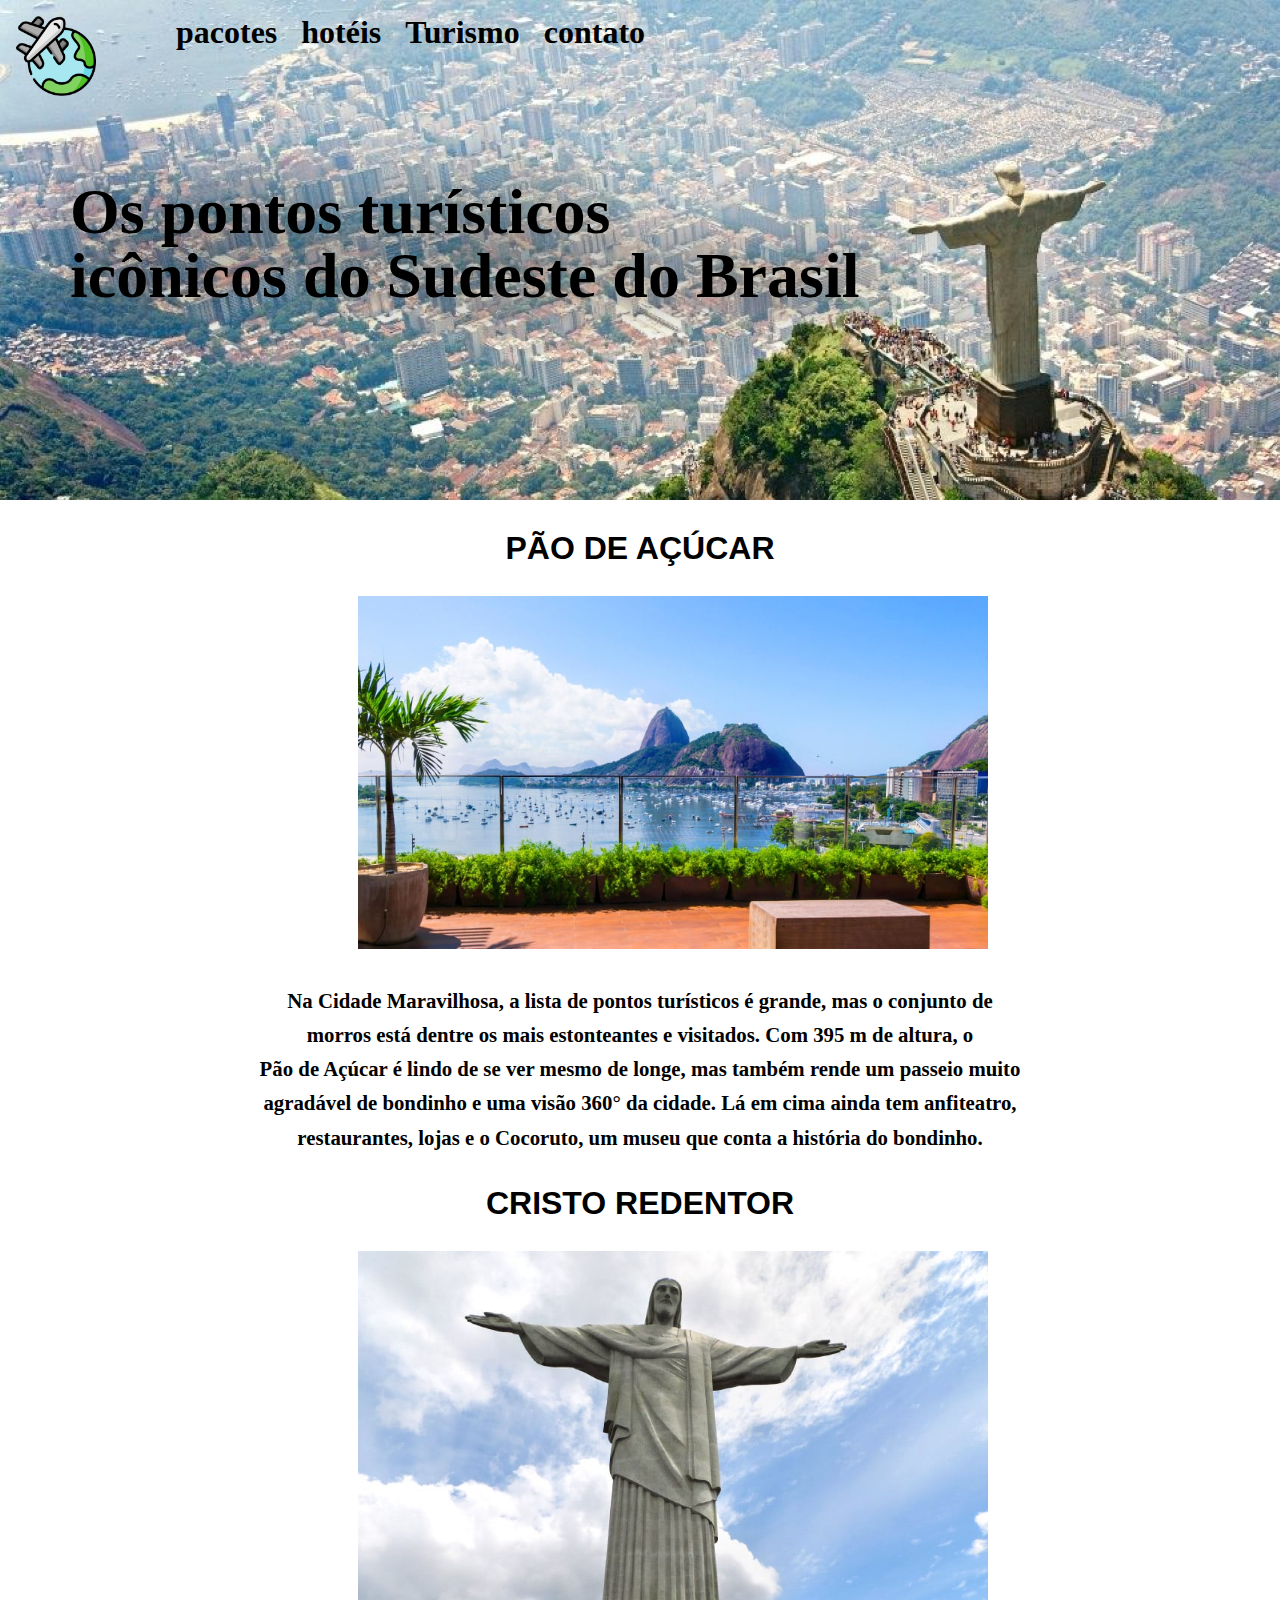
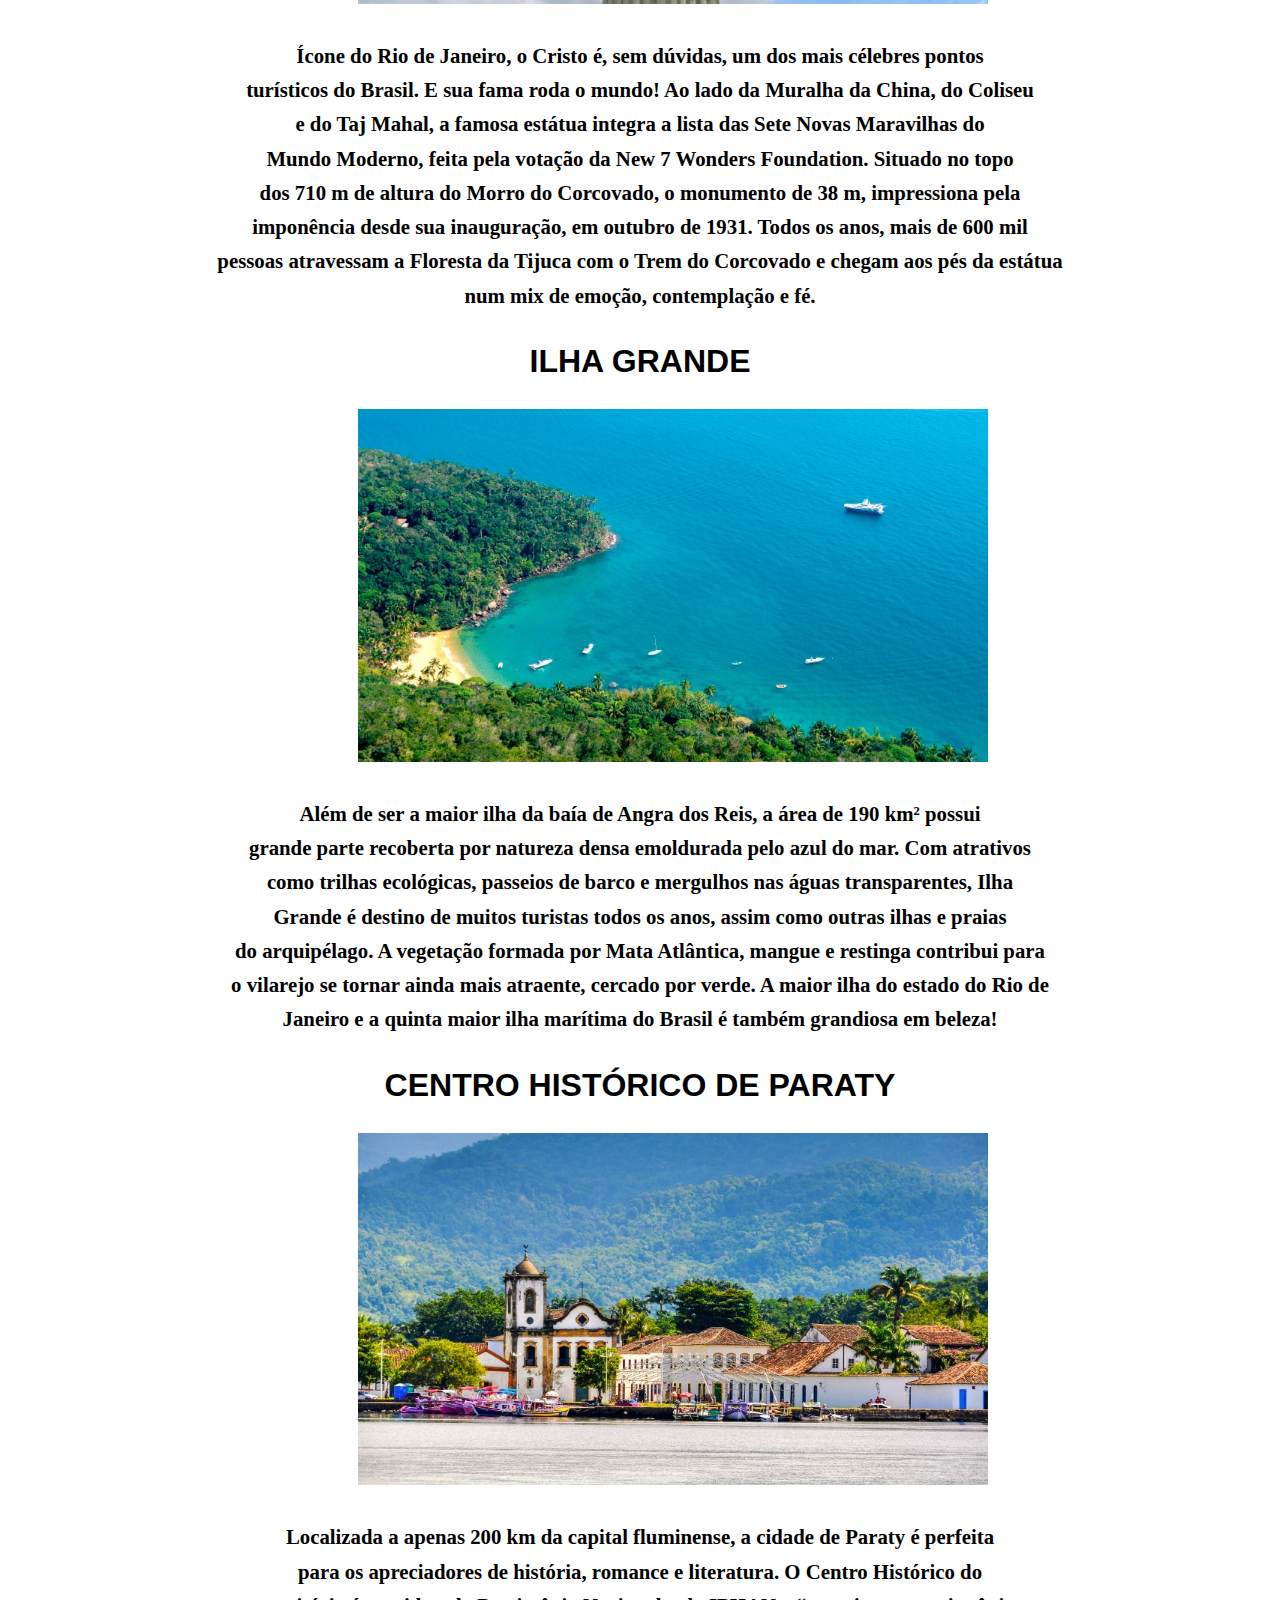
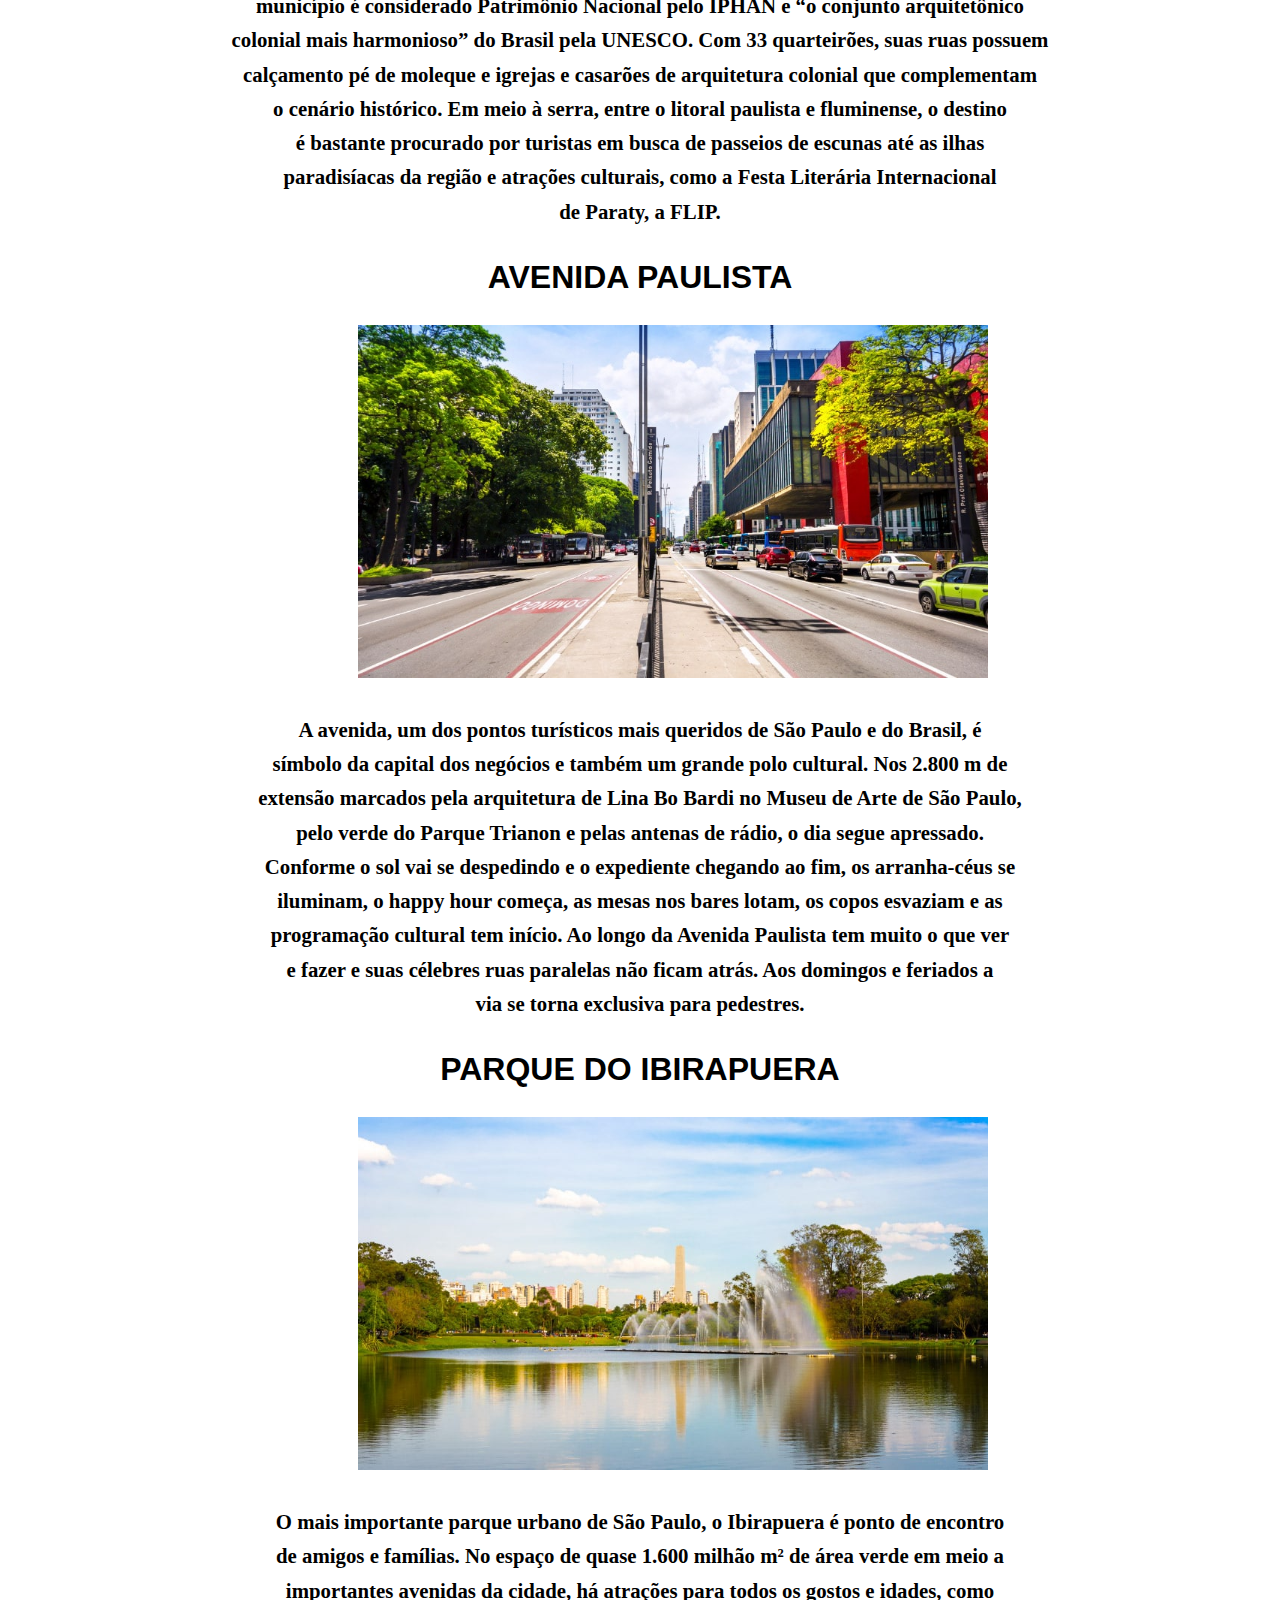
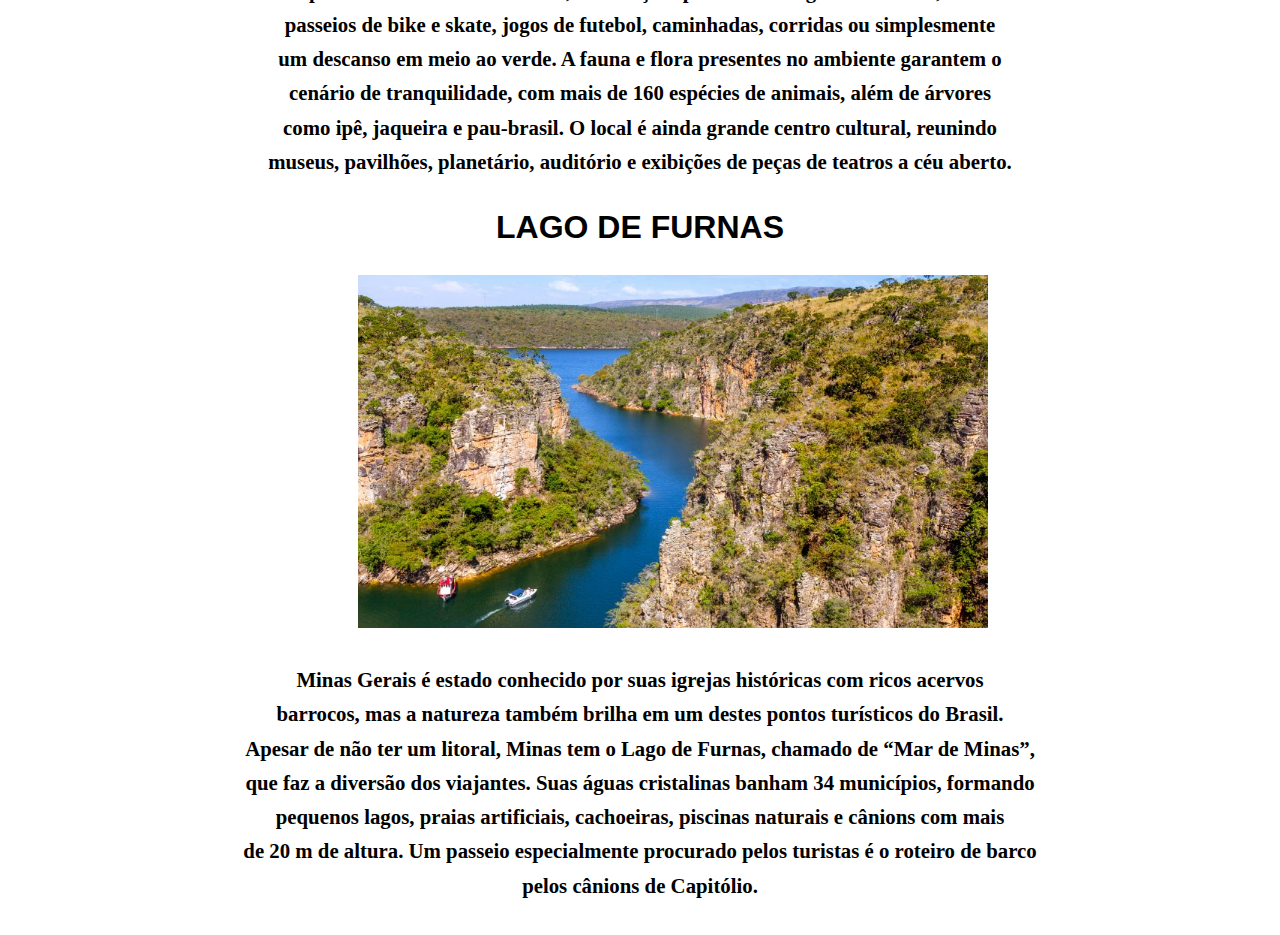
<file: sudeste.html>
<!DOCTYPE html>
<html lang="pt-br">
<head>
    <meta charset="UTF-8">
    <meta name="viewport" content="width=device-width, initial-scale=1.0">
    <link rel="icon" type="image/x-icon" href="img/viajando.ico">
    <link rel="stylesheet" href="reset.css">
    <link rel="stylesheet" href="sudeste.css">
    <title>Sudeste</title>
</head>
<body>

    <div class="header">

        <a href="index.html">
          <img class="logo" src="img/viajando.png"  >
      </a>

      <div class="btn-menu" onclick="aparecer()">

        <div class="linha1"></div>
        <div class="linha2"></div>
        <div class="linha3"></div>

    </div>

    <div class="btn-menu-x" onclick="aparecer()">

      <div class="linha1"></div>
      <div class="linha2"></div>
  </div>


        <div class="menu">
            
            <h1>
              <a href="https://www.hurb.com/br/packages/sudeste" target="_blank" onclick="ocultar()"> pacotes </a>
            </h1>
            
            <h1>
              <a href="https://www.hurb.com/br/special-offers/hoteis-no-sudeste" target="_blank" onclick="ocultar()"> hotéis </a>
            </h1>

            <h1>
              <a href="#lugares" onclick="ocultar()"> Turismo </a>
             </h1>

             <h1> 
              <a class="contato" href="https://wa.me/1XXXXXXXXXX" target="_blank" onclick="ocultar()"> contato </a>
              </h1>

        </div>

        <script src="menu.js"></script>

      <h1 class="tituloPrincipal">
        Os pontos turísticos <br>
        icônicos do Sudeste do Brasil
      </h1>

      <h1 class="tituloPrincipal-2">
        Os pontos <br>
        turísticos icônicos do <br>
        Sudeste do Brasil
      </h1>

    </div>

        <div class="conteiner">  

            <!--lugares-->

            <div id="lugares">  

              <div class="subtitulos">
              <h1>Pão de Açúcar</h1>
              </div>

              <div> <img src="img/pao-de-acucar_rio-de-janeiro_zarpo.jpg"></div>

             <h2>
                Na Cidade Maravilhosa, a lista de pontos turísticos é grande, mas o conjunto de <br>
                morros está dentre os mais estonteantes e visitados. Com 395 m de altura, o <br>
                Pão de Açúcar é lindo de se ver mesmo de longe, mas também rende um passeio muito <br>
                agradável de bondinho e uma visão 360° da cidade. Lá em cima ainda tem anfiteatro, <br>
                restaurantes, lojas e o Cocoruto, um museu que conta a história do bondinho.</h2>
     
              <div class="subtitulos">
              <h1>Cristo Redentor</h1>
              </div>

             <div> <img src="img/cristo-redentor_rio-de-janeiro_zarpo-1.jpg"></div>

             <h2> 
                Ícone do Rio de Janeiro, o Cristo é, sem dúvidas, um dos mais célebres pontos <br>
                turísticos do Brasil. E sua fama roda o mundo! Ao lado da Muralha da China, do Coliseu <br>
                e do Taj Mahal, a famosa estátua integra a lista das Sete Novas Maravilhas do <br>
                Mundo Moderno, feita pela votação da New 7 Wonders Foundation. Situado no topo <br>
                dos 710 m de altura do Morro do Corcovado, o monumento de 38 m, impressiona pela <br>
                imponência desde sua inauguração, em outubro de 1931. Todos os anos, mais de 600 mil <br>
                pessoas atravessam a Floresta da Tijuca com o Trem do Corcovado e chegam aos pés da estátua <br>
                num mix de emoção, contemplação e fé.</h2>

              <div class="subtitulos">
              <h1>Ilha Grande</h1>
              </div>

             <div> <img src="img/ilha-grande_rio-de-janeiro_zarpo.jpg"></div>

              
             <h2> 
                Além de ser a maior ilha da baía de Angra dos Reis, a área de 190 km² possui <br>
                grande parte recoberta por natureza densa emoldurada pelo azul do mar. Com atrativos<br>
                como trilhas ecológicas, passeios de barco e mergulhos nas águas transparentes, Ilha<br>
                Grande é destino de muitos turistas todos os anos, assim como outras ilhas e praias <br>
                do arquipélago. A vegetação formada por Mata Atlântica, mangue e restinga contribui para <br>
                o vilarejo se tornar ainda mais atraente, cercado por verde. A maior ilha do estado do Rio de <br>
                Janeiro e a quinta maior ilha marítima do Brasil é também grandiosa em beleza!</h2>

              <div class="subtitulos">
              <h1>Centro Histórico de Paraty</h1>
              </div>

             <div> <img src="img/centro-historico-de-paraty_rio-de-janeiro_zarpo.jpg"></div>
              
              <h2>
                Localizada a apenas 200 km da capital fluminense, a cidade de Paraty é perfeita <br>
                para os apreciadores de história, romance e literatura. O Centro Histórico do <br>
                município é considerado Patrimônio Nacional pelo IPHAN e “o conjunto arquitetônico <br>
                colonial mais harmonioso” do Brasil pela UNESCO. Com 33 quarteirões, suas ruas possuem <br>
                calçamento pé de moleque e igrejas e casarões de arquitetura colonial que complementam <br>
                o cenário histórico. Em meio à serra, entre o litoral paulista e fluminense, o destino <br>
                é bastante procurado por turistas em busca de passeios de escunas até as ilhas <br>
                paradisíacas da região e atrações culturais, como a Festa Literária Internacional <br>
                de Paraty, a FLIP.</h2>

              <div class="subtitulos">
              <h1>Avenida Paulista</h1>
              </div>

              <div> <img src="img/avenida-paulista_sao-paulo_zarpo.jpg"></div>

              <h2> 
                A avenida, um dos pontos turísticos mais queridos de São Paulo e do Brasil, é <br>
                símbolo da capital dos negócios e também um grande polo cultural. Nos 2.800 m de <br>
                extensão marcados pela arquitetura de Lina Bo Bardi no Museu de Arte de São Paulo, <br>
                pelo verde do Parque Trianon e pelas antenas de rádio, o dia segue apressado. <br>
                Conforme o sol vai se despedindo e o expediente chegando ao fim, os arranha-céus se <br>
                iluminam, o happy hour começa, as mesas nos bares lotam, os copos esvaziam e as <br>
                programação cultural tem início. Ao longo da Avenida Paulista tem muito o que ver <br>
                e fazer e suas célebres ruas paralelas não ficam atrás. Aos domingos e feriados a <br>
                via se torna exclusiva para pedestres. </h2>

                <div class="subtitulos">
                    <h1>Parque do Ibirapuera</h1>
                    </div>
      
                    <div> <img src="img/parque-do-ibirapuera-_sao-paulo_zarpo.jpg"></div>
      
                    <h2> 
                        O mais importante parque urbano de São Paulo, o Ibirapuera é ponto de encontro <br>
                        de amigos e famílias. No espaço de quase 1.600 milhão m² de área verde em meio a <br>
                        importantes avenidas da cidade, há atrações para todos os gostos e idades, como <br>
                        passeios de bike e skate, jogos de futebol, caminhadas, corridas ou simplesmente <br>
                        um descanso em meio ao verde. A fauna e flora presentes no ambiente garantem o <br>
                        cenário de tranquilidade, com mais de 160 espécies de animais, além de árvores <br>
                        como ipê, jaqueira e pau-brasil. O local é ainda grande centro cultural, reunindo <br>
                        museus, pavilhões, planetário, auditório e exibições de peças de teatros a céu aberto. </h2>

                        <div class="subtitulos">
                            <h1>Lago de Furnas</h1>
                            </div>
              
                            <div> <img src="img/lago-de-furnas_minas-gerais_zarpo.jpg"></div>
              
                            <h2> 
                                Minas Gerais é estado conhecido por suas igrejas históricas com ricos acervos <br>
                                barrocos, mas a natureza também brilha em um destes pontos turísticos do Brasil. <br>
                                Apesar de não ter um litoral, Minas tem o Lago de Furnas, chamado de “Mar de Minas”, <br>
                                que faz a diversão dos viajantes. Suas águas cristalinas banham 34 municípios, formando <br>
                                pequenos lagos, praias artificiais, cachoeiras, piscinas naturais e cânions com mais <br>
                                de 20 m de altura. Um passeio especialmente procurado pelos turistas é o roteiro de barco <br>
                                pelos cânions de Capitólio. </h2>

                              </div>

             
         </div>
    
</body>
</html>
</file>
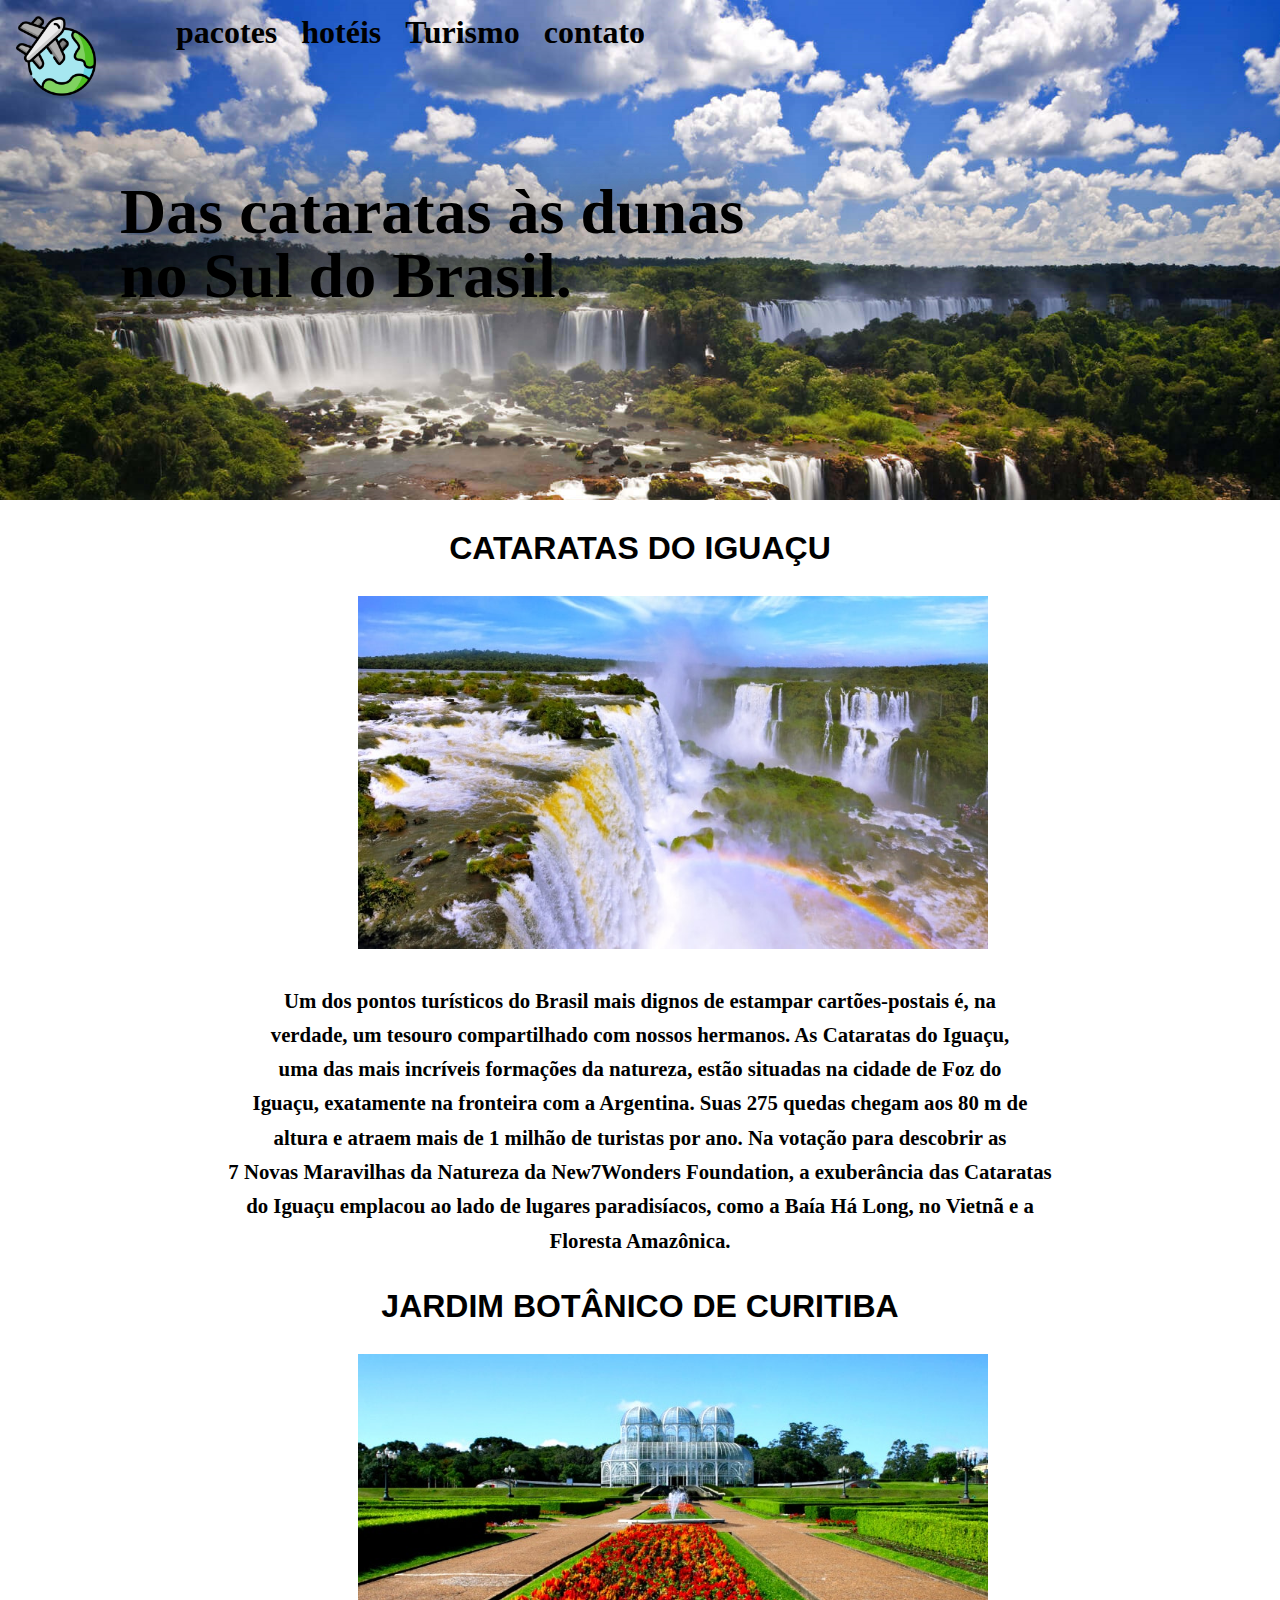
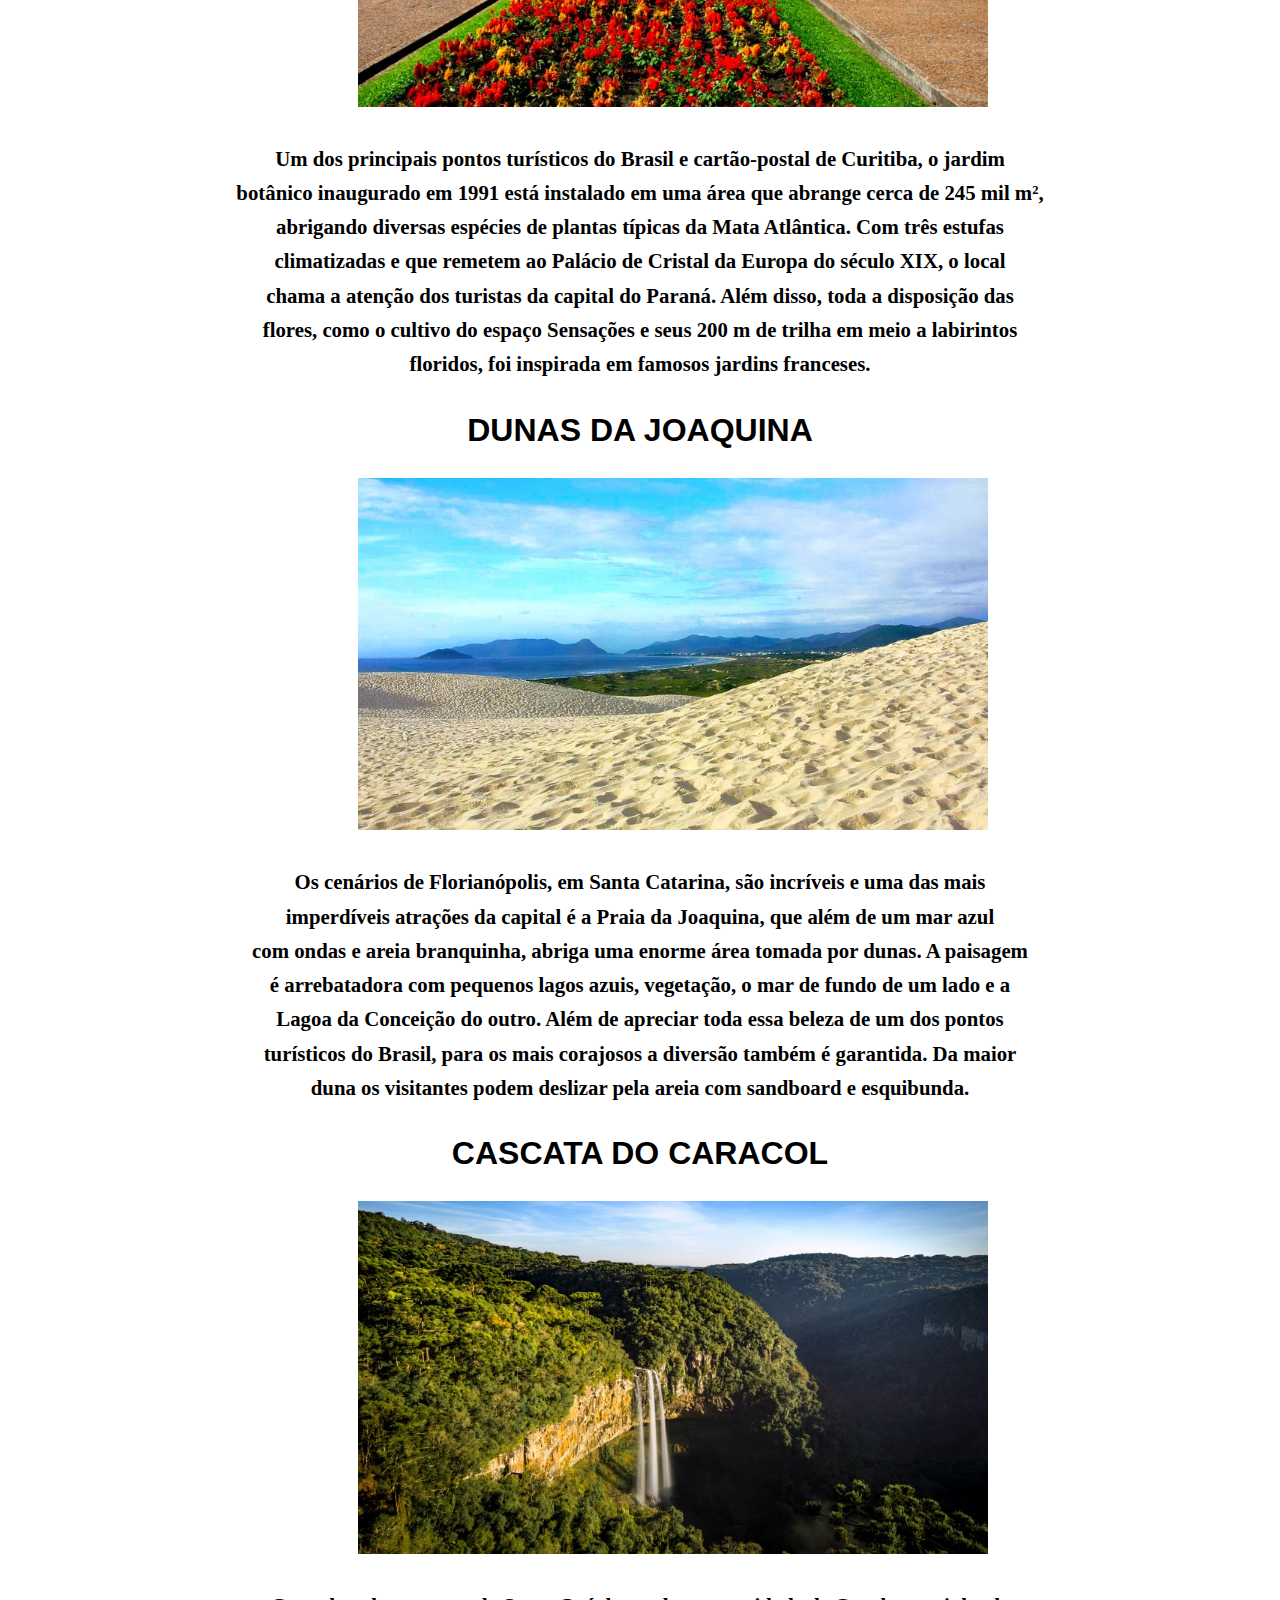
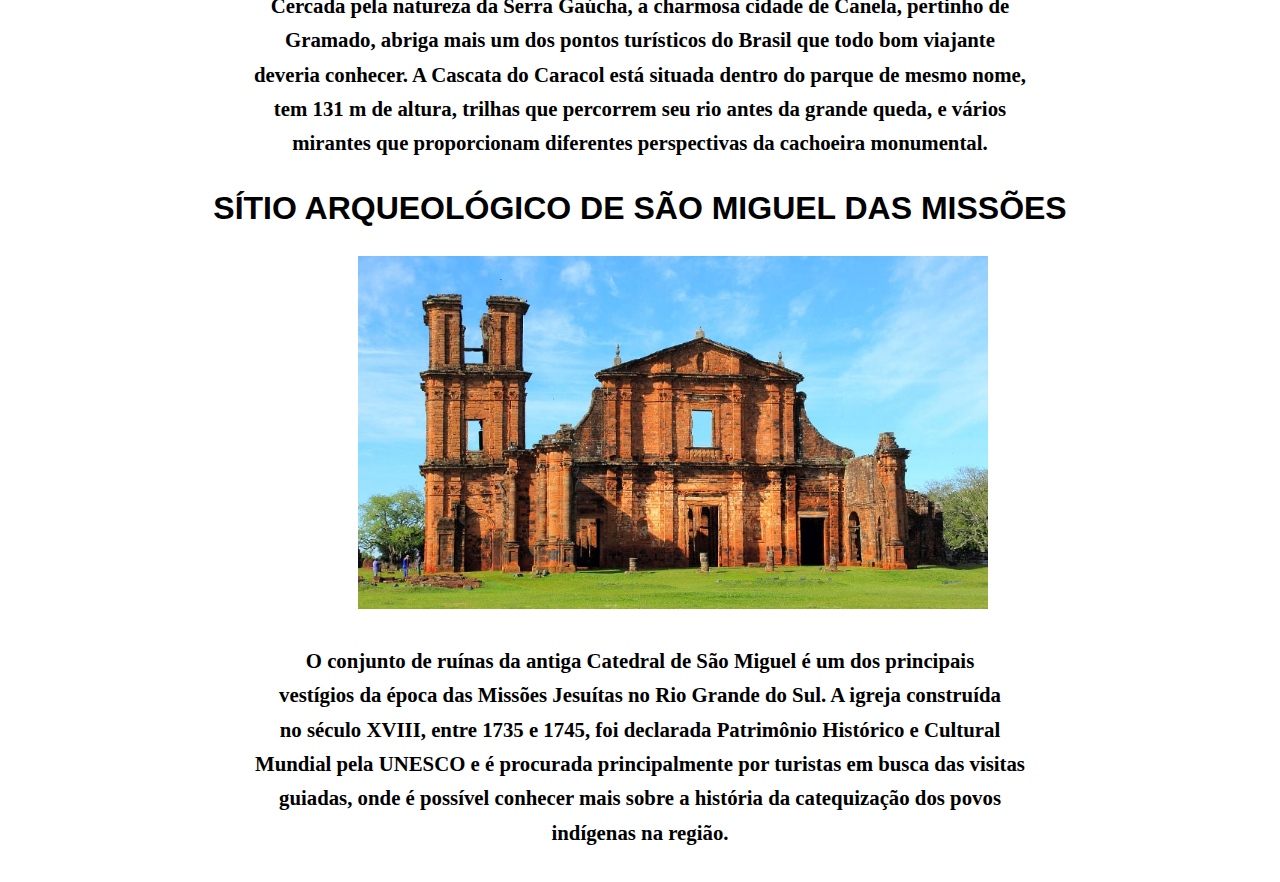
<file: Sul.html>
<!DOCTYPE html>
<html lang="pt-br">
<head>
    <meta charset="UTF-8">
    <meta name="viewport" content="width=device-width, initial-scale=1.0">
    <link rel="icon" type="image/x-icon" href="img/viajando.ico">
    <link rel="stylesheet" href="reset.css">
    <link rel="stylesheet" href="sul.css">
    <title>Sul</title>
</head>
<body>

    <div class="header">

        <a href="index.html">
          <img class="logo" src="img/viajando.png"  >
      </a>

      <div class="btn-menu" onclick="aparecer()">

        <div class="linha1"></div>
        <div class="linha2"></div>
        <div class="linha3"></div>

    </div>

    <div class="btn-menu-x" onclick="aparecer()">

      <div class="linha1"></div>
      <div class="linha2"></div>
  </div>

        <div class="menu">

            <h1><a href="https://www.hurb.com/br/packages/sul" target="_blank" onclick="ocultar()"> pacotes </a></h1> 
            
            <h1>
              <a href="https://www.hurb.com/br/special-offers/hoteis-no-sul" target="_blank" onclick="ocultar()"> hotéis </a>
            </h1>

             <h1>
              <a href="#lugares" onclick="ocultar()"> Turismo </a>
             </h1>

             <h1> 
              <a class="contato" href="https://wa.me/1XXXXXXXXXX" target="_blank" onclick="ocultar()"> contato </a>
              </h1>

        </div>

        <script src="menu.js"></script>

      <h1 class="tituloPrincipal">
        Das cataratas às dunas  <br> 
        no Sul do Brasil.
      </h1>

      <h1 class="tituloPrincipal-2">
        Das cataratas <br> 
        às dunas <br> 
        no Sul do Brasil.
      </h1>

    </div>

    <script src="menu.js"></script>

        <div class="conteiner">  

            <!--lugares-->

            <div id="lugares"> 

              <div class="subtitulos">
              <h1 class="itemremover">Cataratas do Iguaçu</h1>
              </div>

              <div> <img class="itemremover" src="img/cataratas do iguaçu.jpg"></div>

             <h2> Um dos pontos turísticos do Brasil mais dignos de estampar cartões-postais é, na <br>
              verdade, um tesouro compartilhado com nossos hermanos. As Cataratas do Iguaçu,<br>
              uma das mais incríveis formações da natureza, estão situadas na cidade de Foz do<br>
              Iguaçu, exatamente na fronteira com a Argentina. Suas 275 quedas chegam aos 80 m de <br>
              altura e atraem mais de 1 milhão de turistas por ano. Na votação para descobrir as<br>
              7 Novas Maravilhas da Natureza da New7Wonders Foundation, a exuberância das Cataratas<br>
              do Iguaçu emplacou ao lado de lugares paradisíacos, como a Baía Há Long, no Vietnã e a<br>
              Floresta Amazônica.</h2>
     
              <div class="subtitulos">
              <h1>Jardim Botânico de Curitiba</h1>
              </div>

             <div> <img src="img/jardim-botanico-de-curitiba.jpg"></div>

             <h2> Um dos principais pontos turísticos do Brasil e cartão-postal de Curitiba, o jardim<br>
              botânico inaugurado em 1991 está instalado em uma área que abrange cerca de 245 mil m²,<br>
              abrigando diversas espécies de plantas típicas da Mata Atlântica. Com três estufas <br>
              climatizadas e que remetem ao Palácio de Cristal da Europa do século XIX, o local <br>
              chama a atenção dos turistas da capital do Paraná. Além disso, toda a disposição das<br>
              flores, como o cultivo do espaço Sensações e seus 200 m de trilha em meio a labirintos <br>
              floridos, foi inspirada em famosos jardins franceses.</h2>

              <div class="subtitulos">
              <h1>Dunas da Joaquina</h1>
              </div>

             <div> <img src="img/dunas-da-joaquina_santa-catarina.jpg"></div>

              
             <h2> Os cenários de Florianópolis, em Santa Catarina, são incríveis e uma das mais<br>
              imperdíveis atrações da capital é a Praia da Joaquina, que além de um mar azul<br>
              com ondas e areia branquinha, abriga uma enorme área tomada por dunas. A paisagem<br> 
              é arrebatadora com pequenos lagos azuis, vegetação, o mar de fundo de um lado e a<br>
              Lagoa da Conceição do outro. Além de apreciar toda essa beleza de um dos pontos <br>
              turísticos do Brasil, para os mais corajosos a diversão também é garantida. Da maior <br>
              duna os visitantes podem deslizar pela areia com sandboard e esquibunda.</h2>

              <div class="subtitulos">
              <h1>Cascata do Caracol</h1>
              </div>

             <div> <img src="img/cascata-do-caracol_rio-grande-do-sul.jpg"></div>
              
              <h2>Cercada pela natureza da Serra Gaúcha, a charmosa cidade de Canela, pertinho de<br>
              Gramado, abriga mais um dos pontos turísticos do Brasil que todo bom viajante<br>
              deveria conhecer. A Cascata do Caracol está situada dentro do parque de mesmo nome,<br>
              tem 131 m de altura, trilhas que percorrem seu rio antes da grande queda, e vários <br>
              mirantes que proporcionam diferentes perspectivas da cachoeira monumental.</h2>

              <div class="subtitulos">
              <h1>Sítio Arqueológico de São Miguel das Missões</h1>
              </div>

              <div> <img src="img/cc_sitio-arqueologico-de-sao-miguel-das-missoes_rio-grande-do-sul.jpg"></div>

              <h2> O conjunto de ruínas da antiga Catedral de São Miguel é um dos principais<br>
              vestígios da época das Missões Jesuítas no Rio Grande do Sul. A igreja construída <br>
              no século XVIII, entre 1735 e 1745, foi declarada Patrimônio Histórico e Cultural <br>
              Mundial pela UNESCO e é procurada principalmente por turistas em busca das visitas <br>
              guiadas,  onde é possível conhecer mais sobre a história da catequização dos povos <br>
              indígenas na região.</h2>


            </div>

             
         </div>
    
</body>
</html>
</file>
<file: index.css>
body{
    font-family:url('https://fonts.googleapis.com/css2?family= Noto +Sans:wght@400;700 & display=swap')
}

html{
    scroll-behavior: smooth;
}

.header{
    display: block;
    position: relative;
    margin-left: auto;
    margin-right: auto;
    width: 100%;
    height: 500px;
    background-image: url("img/img\ maldivas\ 3.png");
    flex-direction: row;

}

.logo{
    position: absolute;
    width: 5rem;
    height: 5rem;
    top: 1rem;
    left: 1rem;
}

.menu{
    position: relative;
    bottom: 95px;
    left: 10rem;
    color: white;
    font-size: 2rem;
    cursor: pointer;
    width: 1000px;
}

.btn-menu{
    cursor: pointer;
    display: none;
}

.btn-menu div{
    width: 32px;
    height: 2px;
    background: #fff;
    margin: 8px;
}


.btn-menu-x{
    cursor: pointer;
    display: none;
}

.btn-menu-x .linha1{
    width: 32px;
    height: 2px;
    background: #fff;
    margin: 8px;
    transform: rotate(45deg);
}

.btn-menu-x .linha2{
    width: 32px;
    height: 2px;
    background: #fff;
    margin: 8px;
    transform: rotate(135deg);
}

.menu h1{
    display: inline;
    margin-left: 1rem;
}

.fundo-menu{
    width: 100%;
    height: 6rem;
    top: 1rem;
}

a{
    text-decoration: none;
    color: white;
}

.tituloPrincipal{
    position: relative;
    color: white;
    font-size: 4rem;
    text-shadow: 0 0 4rem;
    left: 100px;
    top: 150px;
    width: 700px;
    margin: 0;
}

.tituloPrincipal-2{
    position: relative;
    color: white;
    font-size: 4rem;
    text-shadow: 0 0 4rem;
    left: 100px;
    top: 150px;
    width: 700px;
    margin: 0;
    display: none;
}

.conteiner{
     margin-top: 2rem;
     width: 100%;
     text-align: center;
}

.titulo{
    font-size: 1.8rem;
    left: 1rem;
}

.subtitulos{
    font-size: 24px;
    margin-left: 7rem;
    margin-bottom: 2rem;
    text-transform: uppercase;
    font-family: sans-serif;
    line-height: 1.4em;
}

.sub-txt2{
    display: none;
}


/*card*/

.pacotes-nacionais{
    display: flex;
    justify-content: space-evenly;
    flex-wrap: wrap;
}

.card{
    width: 300px;
    height: 460px;
    margin: 25px;
    background-color: #CCCCCC;
    border-radius: 20px;
    overflow: hidden;
    box-shadow: 0px 0px 10px rgba(0,0,0,0,7);
    transition: 0.3s;
    margin-bottom: 2rem;
}

/*card header*/
.card-header{
    width: 100%;
    height: 200px;
    overflow: hidden;
}

.card-img{
    min-width: 100%;
    width: auto;
    height: 100%;
}

/*card body*/

.card-body{
    height: 170px;
    padding: 15px;
    text-align: center;
    font-family: sans-serif;
}

.card-local{
    font-size: 16px;
    margin: 10px 0;
}

.card-titulo{
    font-size: 32px;
    margin: 15px 0;
}

.card-texto{
    font-size: 12px;
    width: 250px;
    margin: 0 auto;
    line-height: 1.11em
}

/*card footer*/
.card-footer{
    margin-top: 10px;
    text-align: center;
    background-color: #000;
}

.card-footer a {
    color: #fff;
    display: block;
    padding: 16px;
    text-decoration: none;
    font-family: sans-serif;
    font-weight: 600;
}

/*cores card*/

.card1 .card-footer{
    background-color: #2740d1;
}

.card1 .card-local{
    color: #2740d1;
}

.card2 .card-footer{
    background-color: #d12761;
}

.card2 .card-local{
    color: #d12761;
}

.card3 .card-footer{
    background-color: #00c702;
}

.card3 .card-local {
    color: #00c702;
}


/*animação*/
.card:hover{
    transform: scale3d(1.1,1.1,1);
}

/*mapa brasil*/

.mapa-bra{
    position: relative;
    left: 25px;
    margin-top: 2rem;
    width: 95%;
}

.regioes{
    text-align: center;
}

/*link*/

.sudeste a{
    color: black;
}

.sul a{
    color: black;
}

.centro-oeste a {
    color: black;
}

.nordeste a{
    color: black;
}

.norte a{
    color: black;
}

/*posição-regiões*/

.sul{
    position: relative;
    left: 250px;
    bottom: 120px;
    font-size: 32px;
    cursor: pointer;
    text-transform: uppercase;
    font-family: sans-serif;
    text-decoration: underline;
    width: 1000px;
    -webkit-tap-highlight-color: transparent;
}

.sudeste{
    position: relative;
    left: 340px;
    bottom: 260px;
    font-size: 30px;
    cursor: pointer;
    text-transform: uppercase;
    font-family: sans-serif;
    text-decoration: underline;
    width: 1000px;
    -webkit-tap-highlight-color: transparent;
}

.centro-oeste{
    position: relative;
    left: 220px;
    bottom: 360px;
    font-size: 24px;
    cursor: pointer;
    text-transform: uppercase;
    font-family: sans-serif;
    text-decoration: underline;
    width: 1000px;
    -webkit-tap-highlight-color: transparent;
}

.norte{
    position: relative;
    bottom: 545px;
    font-size: 38px;
    cursor: pointer;
    text-transform: uppercase;
    font-family: sans-serif;
    text-decoration: underline;
    -webkit-tap-highlight-color: transparent;
   
}

.nordeste{
    position: relative;
    left: 409px;
    bottom: 520px;
    font-size: 30px;
    cursor: pointer;
    text-transform: uppercase;
    font-family: sans-serif;
    text-decoration: underline;
    width: 1000px;
    margin: 0px;
    -webkit-tap-highlight-color: transparent;
}


@media screen and (max-width: 600px){

    .header{
        height: 309px;
        width: 100%;
        background-image: url(img/img\ maldivas\ 5.png);
    }

    .tituloPrincipal{
        display: none;
    }

    .tituloPrincipal-2{
        font-size: 2rem;
        left: 0.5rem;
        top: 100px;
        display: block;
        color: #000;
        width: 350px;
    }

    .btn-menu{
        display: block;
        top: 2rem;
        right: 2rem;
        position: absolute;     
        -webkit-tap-highlight-color: transparent;
    }

    .btn-menu div{
        width: 38px;
        height: 5px;
        background: #fff;
        margin: 8px;
        border-radius: 10px;
    }

    .fechar{
        display: none;
    } 


    .btn-menu-x{
        cursor: pointer;
        display: none;
        -webkit-tap-highlight-color: transparent;
        position: absolute;   
        top: 1rem;
        right: 1rem;
    }

    .btn-menu-x .linha1{
        width: 38px;
        height: 5px;
        background: #fff;
        margin: 8px;
        transform: rotate(45deg);
        top: 28px;
        right: 1rem;
        position: relative;
        border-radius: 10px;
    }
    
    .btn-menu-x .linha2{
        width: 38px;
        height: 5px;
        background: #fff;
        margin: 8px;
        transform: rotate(135deg);
        top: 1rem;
        right: 1rem;
        position: relative;
        border-radius: 10px;
    }

    .abrir{
        display: block;
    }

    .logo{
        height: 4rem;
        width: 4rem;
    }

    .fundo-menu{
        height: 5rem;
        top: 0.5rem;
    }

    .menu{
        position: fixed;
        width: 100%;
        height: 95%;
        top: 5.8rem;
        flex-direction: column;
        justify-content: space-around;     
        left: auto;
        transition: .5s;
        display: none;
        background-color: #23232e;
        text-align: center;
    }

    .menu a{
        color: #fff;
    }

    .menu a:hover{
        color: gray;
    }

    .open {
        display: flex;
        overflow-x: hidden;
      
    }
    body.fixo{
        overflow: hidden;
    }

    .mapa-bra  img {
        width: 315px ;
        height:307px;
        position: relative;
    }

    .mapa-bra{
        width: 320px;
    }

    .conteiner{
        text-align: left;  
        overflow-x: hidden;
    }

    .sul {
        left: 190px;
        bottom: 66px;
        font-size: 20px;
        width: 80px;
    }

    .sudeste{
        left: 210px;
        bottom: 140px;
        font-size: 18px;
        width: 100px;
    }

    .centro-oeste{
     left: 157px;
     bottom: 200px;
     font-size: 18px;
     width: 140px;
    }

    .norte{
        left: 120px;
        bottom: 320px;
        font-size: 24px;
        width: 150px;
    }

    .nordeste{
        left: 248px;
        bottom: 313px;
        font-size: 16px;
        width: 100px;
    }

    .subtitulos{
        text-align: left;
        margin-left: 1rem;
        width: 33
        0px;
    }

    .sub-txt2{
       display: block;
    }

    .sub-txt1{
        display: none;
    }

    .conteiner.remover{
        display: none;
    }

    .itemremover.remover{
        display: none;
    }

    .tituloPrincipal-2.remover{
        display: none;
    }

}
</file>
<file: centro-oeste.css>
body{
    font-family:url('https://fonts.googleapis.com/css2?family= Noto +Sans:wght@400;700 & display=swap')
}

html{
    scroll-behavior: smooth;
}

.header{
    display: block;
    position: relative;
    margin-left: auto;
    margin-right: auto;
    width: 100%;
    height: 500px;
    flex-direction: row;
    background-image: url("img/centro-oeste.png");
}

.logo{
    position: absolute;
    width: 5rem;
    height: 5rem;
    top: 1rem;
    left: 1rem;
}

.menu{
    position: absolute;
    top: 1rem;
    left: 10rem;
    color: black;
    font-size: 2rem;
    cursor: pointer;
}

.menu h1{
    display: inline;
    margin-left: 1rem;
}

a{
    text-decoration: none;
    color: black;
}

.tituloPrincipal{
    position: relative;
    color: black;
    font-size: 4rem;
    text-shadow: 0 0 4rem;
    left: 60px;
    top: 160px;
    width: 1000px;
}

.conteiner{
     margin-top: 2rem;
     width: 100%;
  
}

.titulo{
    font-size: 1.8rem;
    left: 1rem;
}

.subtitulos{
   font-size: 2rem; 
   text-align: center;
    margin-bottom: 2rem;
    text-transform: uppercase;
    font-family: Ubuntu,sans-serif;
    position: relative;
}

img{
    height: 352.5px;
    width: 630px;
    left: 28%;
    margin-bottom: 2rem;
    position: relative;
}

h2{
    font-size: 1.3rem;
    position: relative;
    text-align: center;
    margin-bottom: 2rem;
    line-height: 1.65em;
}

.tituloPrincipal-2{
    display: none;
}

@media screen and (max-width: 600px){

    .header{
        height: 275px;
        width: 100%;
        background-image: url(img/centro-oeste\ celular.png);
    }

    .tituloPrincipal{

        display: none;
    }

    .tituloPrincipal-2{
        position: relative;
        font-size: 36px;
        left: 1rem;
        top: 6rem;
        display: block;
        color: #fff;
        width: 330px;
    }

    .btn-menu{
        display: block;
        top: 2rem;
        right: 2rem;
        position: absolute;     
        -webkit-tap-highlight-color: transparent;
    }

    .btn-menu div{
        width: 38px;
        height: 5px;
        background: #fff;
        margin: 8px;
        border-radius: 10px;
    }

    .fechar{
        display: none;
    } 


    .btn-menu-x{
        cursor: pointer;
        display: none;
        -webkit-tap-highlight-color: transparent;
        position: absolute;   
        top: 1rem;
        right: 1rem;
    }

    .btn-menu-x .linha1{
        width: 38px;
        height: 5px;
        background: #fff;
        margin: 8px;
        transform: rotate(45deg);
        top: 28px;
        right: 1rem;
        position: relative;
        border-radius: 10px;
    }
    
    .btn-menu-x .linha2{
        width: 38px;
        height: 5px;
        background: #fff;
        margin: 8px;
        transform: rotate(135deg);
        top: 1rem;
        right: 1rem;
        position: relative;
        border-radius: 10px;
    }

    .abrir{
        display: block;
    }

    .logo{
        height: 4rem;
        width: 4rem;
    }

    .fundo-menu{
        height: 5rem;
        top: 0.5rem;
    }

    .menu{
        position: fixed;
        width: 100%;
        height: 95%;
        top: 5.8rem;
        flex-direction: column;
        justify-content: space-around;     
        left: auto;
        transition: .5s;
        display: none;
        background-color: #23232e;
        text-align: center;
       
    }

    .menu a{
        color: #fff;
    }

    .menu a:hover{
        color: gray;
    }

    .open {
        display: flex;
        overflow-x: hidden;
    
    }
    body.fixo{
        overflow: hidden;
    }

    .conteiner{
        text-align: center;  
        overflow-x: hidden;
    }

    .subtitulos{
        text-align: center;
        margin-left: 1rem;
        width: 33
        0px;
    }

    .conteiner.remover{
        display: none;
    }

    .itemremover.remover{
        display: none;
    }

    .tituloPrincipal-2.remover{
        display: none;
    }

    img{
        width: 315px;
        height: 174.25px;
        left: auto;
    }

    h1{
        width: 340px;
    }

    h2{
        margin-left: 3rem;
        margin-right: 3rem;
    }

}
</file>
<file: nordeste.css>
body{
    font-family:url('https://fonts.googleapis.com/css2?family= Noto +Sans:wght@400;700 & display=swap')
}

html{
    scroll-behavior: smooth;
}

.header{
    display: block;
    position: relative;
    margin-left: auto;
    margin-right: auto;
    width: 100%;
    height: 500px;
    flex-direction: row;
    background-image: url("img/nordeste.png");
}

.logo{
    position: absolute;
    width: 5rem;
    height: 5rem;
    top: 1rem;
    left: 1rem;
}

.menu{
    position: absolute;
    top: 1rem;
    left: 10rem;
    color: black;
    font-size: 2rem;
    cursor: pointer;
}

.tituloPrincipal-2{
    display: none;
}

.menu h1{
    display: inline;
    margin-left: 1rem;
}

a{
    text-decoration: none;
    color: black;
}

.tituloPrincipal{
    position: relative;
    color: black;
    font-size: 4rem;
    text-shadow: 0 0 4rem;
    left: 90px;
    top: 150px;
    width: 1000px;
}

.conteiner{
     margin-top: 2rem;
     width: 100%;
  
}

.titulo{
    font-size: 1.8rem;
    left: 1rem;
}

.subtitulos{
   font-size: 2rem; 
   text-align: center;
    margin-bottom: 2rem;
    text-transform: uppercase;
    font-family: Ubuntu,sans-serif;
    position: relative;
}

img{
    height: 352.5px;
    width: 630px;
    left: 28%;
    margin-bottom: 2rem;
    position: relative;
}

h2{
    font-size: 1.3rem;
    position: relative;
    text-align: center;
    margin-bottom: 2rem;
    line-height: 1.65em;
}

@media screen and (max-width: 600px){

    .header{
        height: 275px;
        width: 100%;
        background-image: url(img/nordeste\ celular.png );
    }

    .tituloPrincipal{

        display: none;
    }

    .tituloPrincipal-2{
        position: relative;
        font-size: 31px;
        left: 1rem;
        top: 7rem;
        display: block;
        color: #fff;
        width: 330px;
    }

    .btn-menu{
        display: block;
        top: 2rem;
        right: 2rem;
        position: absolute;     
        -webkit-tap-highlight-color: transparent;
    }

    .btn-menu div{
        width: 38px;
        height: 5px;
        background: #fff;
        margin: 8px;
        border-radius: 10px;
    }

    .fechar{
        display: none;
    } 


    .btn-menu-x{
        cursor: pointer;
        display: none;
        -webkit-tap-highlight-color: transparent;
        position: absolute;   
        top: 1rem;
        right: 1rem;
    }

    .btn-menu-x .linha1{
        width: 38px;
        height: 5px;
        background: #fff;
        margin: 8px;
        transform: rotate(45deg);
        top: 28px;
        right: 1rem;
        position: relative;
        border-radius: 10px;
    }
    
    .btn-menu-x .linha2{
        width: 38px;
        height: 5px;
        background: #fff;
        margin: 8px;
        transform: rotate(135deg);
        top: 1rem;
        right: 1rem;
        position: relative;
        border-radius: 10px;
    }

    .abrir{
        display: block;
    }

    .logo{
        height: 4rem;
        width: 4rem;
    }

    .fundo-menu{
        height: 5rem;
        top: 0.5rem;
    }

    .menu{
        position: fixed;
        width: 100%;
        height: 95%;
        top: 5.8rem;
        flex-direction: column;
        justify-content: space-around;     
        left: auto;
        transition: .5s;
        display: none;
        background-color: #23232e;
        text-align: center;
    }

    .menu a{
        color: #fff;
    }

    .menu a:hover{
        color: gray;
    }

    .open {
        display: flex;
        overflow-x: hidden;
    
    }
    body.fixo{
        overflow: hidden;
    }

    .conteiner{
        text-align: center;  
        overflow-x: hidden;
    }

    .subtitulos{
        text-align: center;
        margin-left: 1rem;
        width: 33
        0px;
    }

    .conteiner.remover{
        display: none;
    }

    .itemremover.remover{
        display: none;
    }

    .tituloPrincipal-2.remover{
        display: none;
    }

    img{
        width: 315px;
        height: 174.25px;
        left: auto;
    }

    h1{
        width: 340px;
    }

    h2{
        margin-left: 3rem;
        margin-right: 3rem;
    }

}
</file>
<file: norte.css>
body{
    font-family:url('https://fonts.googleapis.com/css2?family= Noto +Sans:wght@400;700 & display=swap')
}

html{
    scroll-behavior: smooth;
}

.header{
    display: block;
    position: relative;
    margin-left: auto;
    margin-right: auto;
    width: 100%;
    height: 500px;
    flex-direction: row;
    background-image: url("img/norte.png");
}

.logo{
    position: absolute;
    width: 5rem;
    height: 5rem;
    top: 1rem;
    left: 1rem;
}

.menu{
    position: absolute;
    top: 1rem;
    left: 10rem;
    color:black;
    font-size: 2rem;
    cursor: pointer;
}

.menu h1{
    display: inline;
    margin-left: 1rem;
}

a{
    text-decoration: none;
    color: black;
}

.tituloPrincipal{
    position: relative;
    color: black;
    font-size: 4rem;
    text-shadow: 0 0 4rem;
    left: 60px;
    top: 200px;
    width: 1000px;
}

.tituloPrincipal-2{
    display: none;
}

.conteiner{
     margin-top: 2rem;
     width: 100%;
  
}

.titulo{
    font-size: 1.8rem;
    left: 1rem;
}

.subtitulos{
   font-size: 2rem; 
   text-align: center;
    margin-bottom: 2rem;
    text-transform: uppercase;
    font-family: Ubuntu,sans-serif;
    position: relative;
}

img{
    height: 352.5px;
    width: 630px;
    left: 28%;
    margin-bottom: 2rem;
    position: relative;
}

h2{
    font-size: 1.3rem;
    position: relative;
    text-align: center;
    margin-bottom: 2rem;
    line-height: 1.65em;
}

@media screen and (max-width: 600px){

    .header{
        height: 275px;
        width: 100%;
        background-image: url(img/norte\ celular.png);
    }

    .tituloPrincipal{

        display: none;
    }

    .tituloPrincipal-2{
        position: relative;
        font-size: 32px;
        left: 1rem;
        top: 7rem;
        display: block;
        color: #fff;
        width: 330px;
    }

    .btn-menu{
        display: block;
        top: 2rem;
        right: 2rem;
        position: absolute;     
        -webkit-tap-highlight-color: transparent;
    }

    .btn-menu div{
        width: 38px;
        height: 5px;
        background: #fff;
        margin: 8px;
        border-radius: 10px;
    }

    .fechar{
        display: none;
    } 


    .btn-menu-x{
        cursor: pointer;
        display: none;
        -webkit-tap-highlight-color: transparent;
        position: absolute;   
        top: 1rem;
        right: 1rem;
    }

    .btn-menu-x .linha1{
        width: 38px;
        height: 5px;
        background: #fff;
        margin: 8px;
        transform: rotate(45deg);
        top: 28px;
        right: 1rem;
        position: relative;
        border-radius: 10px;
    }
    
    .btn-menu-x .linha2{
        width: 38px;
        height: 5px;
        background: #fff;
        margin: 8px;
        transform: rotate(135deg);
        top: 1rem;
        right: 1rem;
        position: relative;
        border-radius: 10px;
    }

    .abrir{
        display: block;
    }

    .logo{
        height: 4rem;
        width: 4rem;
    }

    .fundo-menu{
        height: 5rem;
        top: 0.5rem;
    }

    .menu{
        position: fixed;
        width: 100%;
        height: 100%;
        top: 5.8rem;
        flex-direction: column;
        justify-content: space-around;     
        left: auto;
        transition: .5s;
        display: none;
        background-color: #23232e;
        text-align: center;
    }

    .menu a{
        color: #fff;
    }

    .menu a:hover{
        color: gray;
    }

    .open {
        display: flex;
        overflow-x: hidden;
      
    }
    body.fixo{
        overflow: hidden;
    }

    .conteiner{
        text-align: center;  
        overflow-x: hidden;
    }

    .subtitulos{
        text-align: center;
        margin-left: 1rem;
        width: 33
        0px;
    }

    .conteiner.remover{
        display: none;
    }

    .itemremover.remover{
        display: none;
    }

    .tituloPrincipal-2.remover{
        display: none;
    }

    img{
        width: 315px;
        height: 174.25px;
        left: auto;
    }

    h1{
        width: 340px;
    }

    h2{
        margin-left: 3rem;
        margin-right: 3rem;
    }

}
</file>
<file: sudeste.css>
body{
    font-family:url('https://fonts.googleapis.com/css2?family= Noto +Sans:wght@400;700 & display=swap')
}

html{
    scroll-behavior: smooth;
}

.header{
    display: block;
    position: relative;
    margin-left: auto;
    margin-right: auto;
    width: 100%;
    height: 500px;
    flex-direction: row;
    background-image: url("img/sudeste-brasil-1.png");
}

.logo{
    position: absolute;
    width: 5rem;
    height: 5rem;
    top: 1rem;
    left: 1rem;
}

.tituloPrincipal-2{
    display: none;
}

.menu{
    position: absolute;
    top: 1rem;
    left: 10rem;
    color: black;
    font-size: 2rem;
    cursor: pointer;
}

.menu h1{
    display: inline;
    margin-left: 1rem;
}

a{
    text-decoration: none;
    color: black;
}

.tituloPrincipal{
    position: relative;
    color: black;
    font-size: 4rem;
    text-shadow: 0 0 4rem;
    left: 70px;
    top: 180px;
    width: 1000px;
}

.conteiner{
     margin-top: 2rem;
     width: 100%;
  
}

.titulo{
    font-size: 1.8rem;
    left: 1rem;
}

.subtitulos{
   font-size: 2rem; 
   text-align: center;
    margin-bottom: 2rem;
    text-transform: uppercase;
    font-family: Ubuntu,sans-serif;
    position: relative;
}

img{
    height: 352.5px;
    width: 630px;
    left: 28%;
    margin-bottom: 2rem;
    position: relative;
}

h2{
    font-size: 1.3rem;
    position: relative;
    text-align: center;
    margin-bottom: 2rem;
    line-height: 1.65em;
}

@media screen and (max-width: 600px){

    .header{
        height: 229px;
        width: 100%;
        background-image: url(img/sudeste-brasil-1\ celular.png);
    }

    .tituloPrincipal{

        display: none;
    }

    .tituloPrincipal-2{
        position: relative;
        font-size: 30px;
        left: 1rem;
        top: 6rem;
        display: block;
        color: #fff;
        width: 330px;
    }

    .btn-menu{
        display: block;
        top: 2rem;
        right: 2rem;
        position: absolute;     
        -webkit-tap-highlight-color: transparent;
    }

    .btn-menu div{
        width: 38px;
        height: 5px;
        background: #fff;
        margin: 8px;
        border-radius: 10px;
    }

    .fechar{
        display: none;
    } 


    .btn-menu-x{
        cursor: pointer;
        display: none;
        -webkit-tap-highlight-color: transparent;
        position: absolute;   
        top: 1rem;
        right: 1rem;
    }

    .btn-menu-x .linha1{
        width: 38px;
        height: 5px;
        background: #fff;
        margin: 8px;
        transform: rotate(45deg);
        top: 28px;
        right: 1rem;
        position: relative;
        border-radius: 10px;
    }
    
    .btn-menu-x .linha2{
        width: 38px;
        height: 5px;
        background: #fff;
        margin: 8px;
        transform: rotate(135deg);
        top: 1rem;
        right: 1rem;
        position: relative;
        border-radius: 10px;
    }

    .abrir{
        display: block;
    }

    .logo{
        height: 4rem;
        width: 4rem;
    }

    .fundo-menu{
        height: 5rem;
        top: 0.5rem;
    }

    .menu{
        position: fixed;
        width: 100%;
        height: 95%;
        top: 5.8rem;
        flex-direction: column;
        justify-content: space-around;     
        left: auto;
        transition: .5s;
        display: none;
        background-color: #23232e;
        text-align: center;
    }

    .menu a{
        color: #fff;
    }

    .menu a:hover{
        color: gray;
    }

    .open {
        display: flex;
        overflow-x: hidden;
      
    }
    body.fixo{
        overflow: hidden;
    }

    .conteiner{
        text-align: center;  
        overflow-x: hidden;
    }

    .subtitulos{
        text-align: center;
        margin-left: 1rem;
        width: 33
        0px;
    }

    .conteiner.remover{
        display: none;
    }

    .itemremover.remover{
        display: none;
    }

    .tituloPrincipal-2.remover{
        display: none;
    }

    img{
        width: 315px;
        height: 174.25px;
        left: auto;
    }

    h1{
        width: 340px;
    }

    h2{
        margin-left: 3rem;
        margin-right: 3rem;
    }

}
</file>
<file: sul.css>
body{
    font-family:url('https://fonts.googleapis.com/css2?family= Noto +Sans:wght@400;700 & display=swap')
}

html{
    scroll-behavior: smooth;
}

.header{
    display: block;
    position: relative;
    margin-left: auto;
    margin-right: auto;
    width: 100%;
    height: 500px;
    background-image: url("img/sul\ img.png");
    flex-direction: row;

}

.tituloPrincipal-2{
    display: none;
}

.logo{
    position: absolute;
    width: 5rem;
    height: 5rem;
    top: 1rem;
    left: 1rem;
}

.menu{
    position: absolute;
    top: 1rem;
    left: 10rem;
    color: black;
    font-size: 2rem;
    cursor: pointer;
}

.menu h1{
    display: inline;
    margin-left: 1rem;
}

a{
    text-decoration: none;
    color: black;
}

.tituloPrincipal{
    position: relative;
    color: black;
    font-size: 4rem;
    text-shadow: 0 0 4rem;
    left: 120px;
    top: 180px;
    width: 1000px;
}

.conteiner{
     margin-top: 2rem;
     width: 100%;
  
}

.titulo{
    font-size: 1.8rem;
    left: 1rem;
}

.subtitulos{
   font-size: 2rem; 
   text-align: center;
    margin-bottom: 2rem;
    text-transform: uppercase;
    font-family: Ubuntu,sans-serif;
    position: relative;
}

img{
    height: 352.5px;
    width: 630px;
    left: 28%;
    margin-bottom: 2rem;
    position: relative;
}

h2{
    font-size: 1.3rem;
    position: relative;
    text-align: center;
    margin-bottom: 2rem;
    line-height: 1.65em;
}

@media screen and (max-width: 600px){

    .header{
        height: 275px;
        width: 100%;
        background-image: url(img/sul\ img\ celular.png);
    }

    .tituloPrincipal{

        display: none;
    }

    .tituloPrincipal-2{
        position: relative;
        font-size: 36px;
        left: 1rem;
        top: 6rem;
        display: block;
        color: #fff;
        width: 330px;
    }

    .btn-menu{
        display: block;
        top: 2rem;
        right: 2rem;
        position: absolute;     
        -webkit-tap-highlight-color: transparent;
    }

    .btn-menu div{
        width: 38px;
        height: 5px;
        background: #fff;
        margin: 8px;
        border-radius: 10px;
    }

    .fechar{
        display: none;
    } 


    .btn-menu-x{
        cursor: pointer;
        display: none;
        -webkit-tap-highlight-color: transparent;
        position: absolute;   
        top: 1rem;
        right: 1rem;
    }

    .btn-menu-x .linha1{
        width: 38px;
        height: 5px;
        background: #fff;
        margin: 8px;
        transform: rotate(45deg);
        top: 28px;
        right: 1rem;
        position: relative;
        border-radius: 10px;
    }
    
    .btn-menu-x .linha2{
        width: 38px;
        height: 5px;
        background: #fff;
        margin: 8px;
        transform: rotate(135deg);
        top: 1rem;
        right: 1rem;
        position: relative;
        border-radius: 10px;
    }

    .abrir{
        display: block;
    }

    .logo{
        height: 4rem;
        width: 4rem;
    }

    .fundo-menu{
        height: 5rem;
        top: 0.5rem;
    }

    .menu{
        position: fixed;
        width: 100%;
        height: 95%;
        top: 5.8rem;
        flex-direction: column;
        justify-content: space-around;     
        left: auto;
        transition: .5s;
        display: none;
        background-color: #23232e;
        text-align: center;
    }

    .menu a{
        color: #fff;
    }

    .menu a:hover{
        color: gray;
    }

    .open {
        display: flex;
        overflow-x: hidden;
     
    }
    body.fixo{
        overflow: hidden;
    }

    .conteiner{
        text-align: center;  
        overflow-x: hidden;
    }

    .subtitulos{
        text-align: center;
        margin-left: 1rem;
        width: 33
        0px;
    }

    .conteiner.remover{
        display: none;
    }

    .itemremover.remover{
        display: none;
    }

    .tituloPrincipal-2.remover{
        display: none;
    }

    img{
        width: 315px;
        height: 174.25px;
        left: auto;
    }

    h1{
        width: 340px;
    }

    h2{
        margin-left: 3rem;
        margin-right: 3rem;
    }

}
</file>
